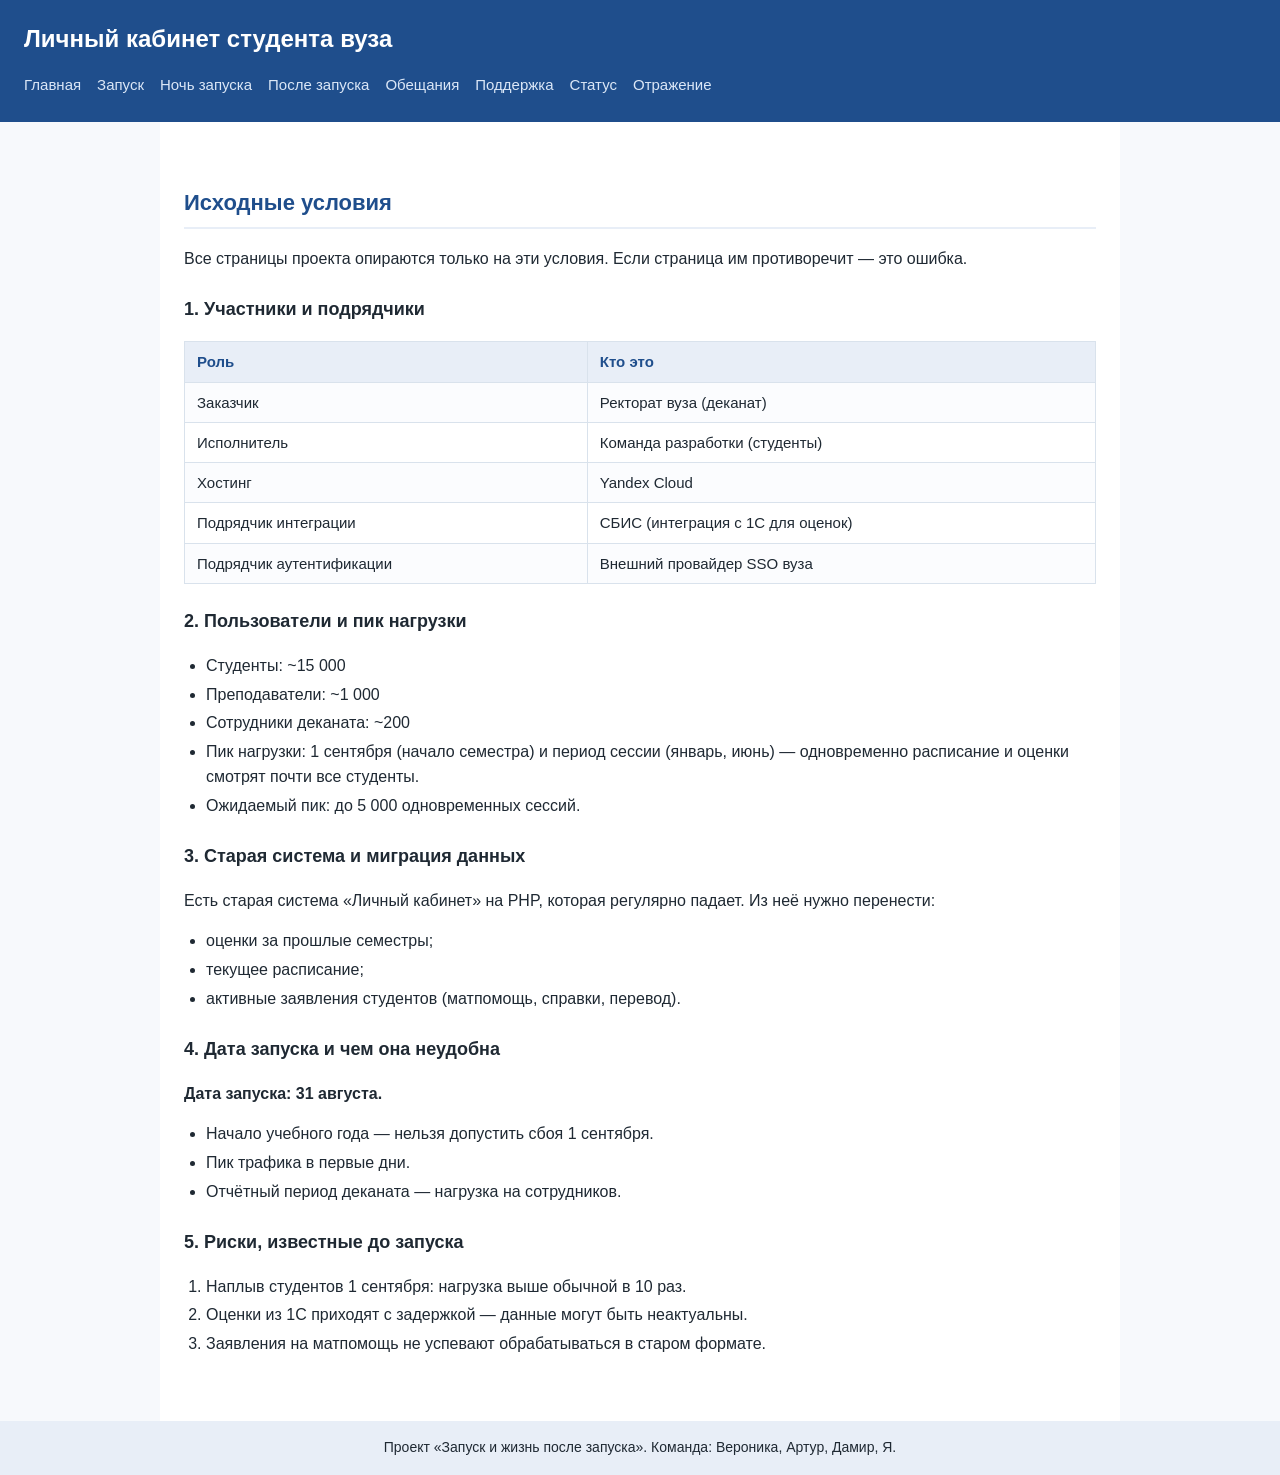
<file: index.html>
<!DOCTYPE html>
<html lang="ru">
<head>
    <meta charset="UTF-8">
    <title>Исходные условия — Личный кабинет студента</title>
    <link rel="stylesheet" href="assets/style.css">
</head>
<body>

<header class="site-header">
    <h1 class="site-title">Личный кабинет студента вуза</h1>
    <nav class="site-nav">
        <a href="index.html">Главная</a>
        <a href="zapusk.html">Запуск</a>
        <a href="noch_zapuska.html">Ночь запуска</a>
        <a href="posle_zapuska.html">После запуска</a>
        <a href="obeshaniya.html">Обещания</a>
        <a href="podderzhka.html">Поддержка</a>
        <a href="status.html">Статус</a>
        <a href="otrazhenie.html">Отражение</a>
    </nav>
</header>

<main class="site-main">

    <h2>Исходные условия</h2>
    <p>Все страницы проекта опираются только на эти условия. Если страница им противоречит — это ошибка.</p>

    <h3>1. Участники и подрядчики</h3>
    <table>
        <tr><th>Роль</th><th>Кто это</th></tr>
        <tr><td>Заказчик</td><td>Ректорат вуза (деканат)</td></tr>
        <tr><td>Исполнитель</td><td>Команда разработки (студенты)</td></tr>
        <tr><td>Хостинг</td><td>Yandex Cloud</td></tr>
        <tr><td>Подрядчик интеграции</td><td>СБИС (интеграция с 1С для оценок)</td></tr>
        <tr><td>Подрядчик аутентификации</td><td>Внешний провайдер SSO вуза</td></tr>
    </table>

    <h3>2. Пользователи и пик нагрузки</h3>
    <ul>
        <li>Студенты: ~15 000</li>
        <li>Преподаватели: ~1 000</li>
        <li>Сотрудники деканата: ~200</li>
        <li>Пик нагрузки: 1 сентября (начало семестра) и период сессии (январь, июнь) — одновременно расписание и оценки смотрят почти все студенты.</li>
        <li>Ожидаемый пик: до 5 000 одновременных сессий.</li>
    </ul>

    <h3>3. Старая система и миграция данных</h3>
    <p>Есть старая система «Личный кабинет» на PHP, которая регулярно падает. Из неё нужно перенести:</p>
    <ul>
        <li>оценки за прошлые семестры;</li>
        <li>текущее расписание;</li>
        <li>активные заявления студентов (матпомощь, справки, перевод).</li>
    </ul>

    <h3>4. Дата запуска и чем она неудобна</h3>
    <p><strong>Дата запуска: 31 августа.</strong></p>
    <ul>
        <li>Начало учебного года — нельзя допустить сбоя 1 сентября.</li>
        <li>Пик трафика в первые дни.</li>
        <li>Отчётный период деканата — нагрузка на сотрудников.</li>
    </ul>

    <h3>5. Риски, известные до запуска</h3>
    <ol>
        <li>Наплыв студентов 1 сентября: нагрузка выше обычной в 10 раз.</li>
        <li>Оценки из 1С приходят с задержкой — данные могут быть неактуальны.</li>
        <li>Заявления на матпомощь не успевают обрабатываться в старом формате.</li>
    </ol>

</main>

<footer class="site-footer">
    <p>Проект «Запуск и жизнь после запуска». Команда: Вероника, Артур, Дамир, Я.</p>
</footer>

</body>
</html>
</file>
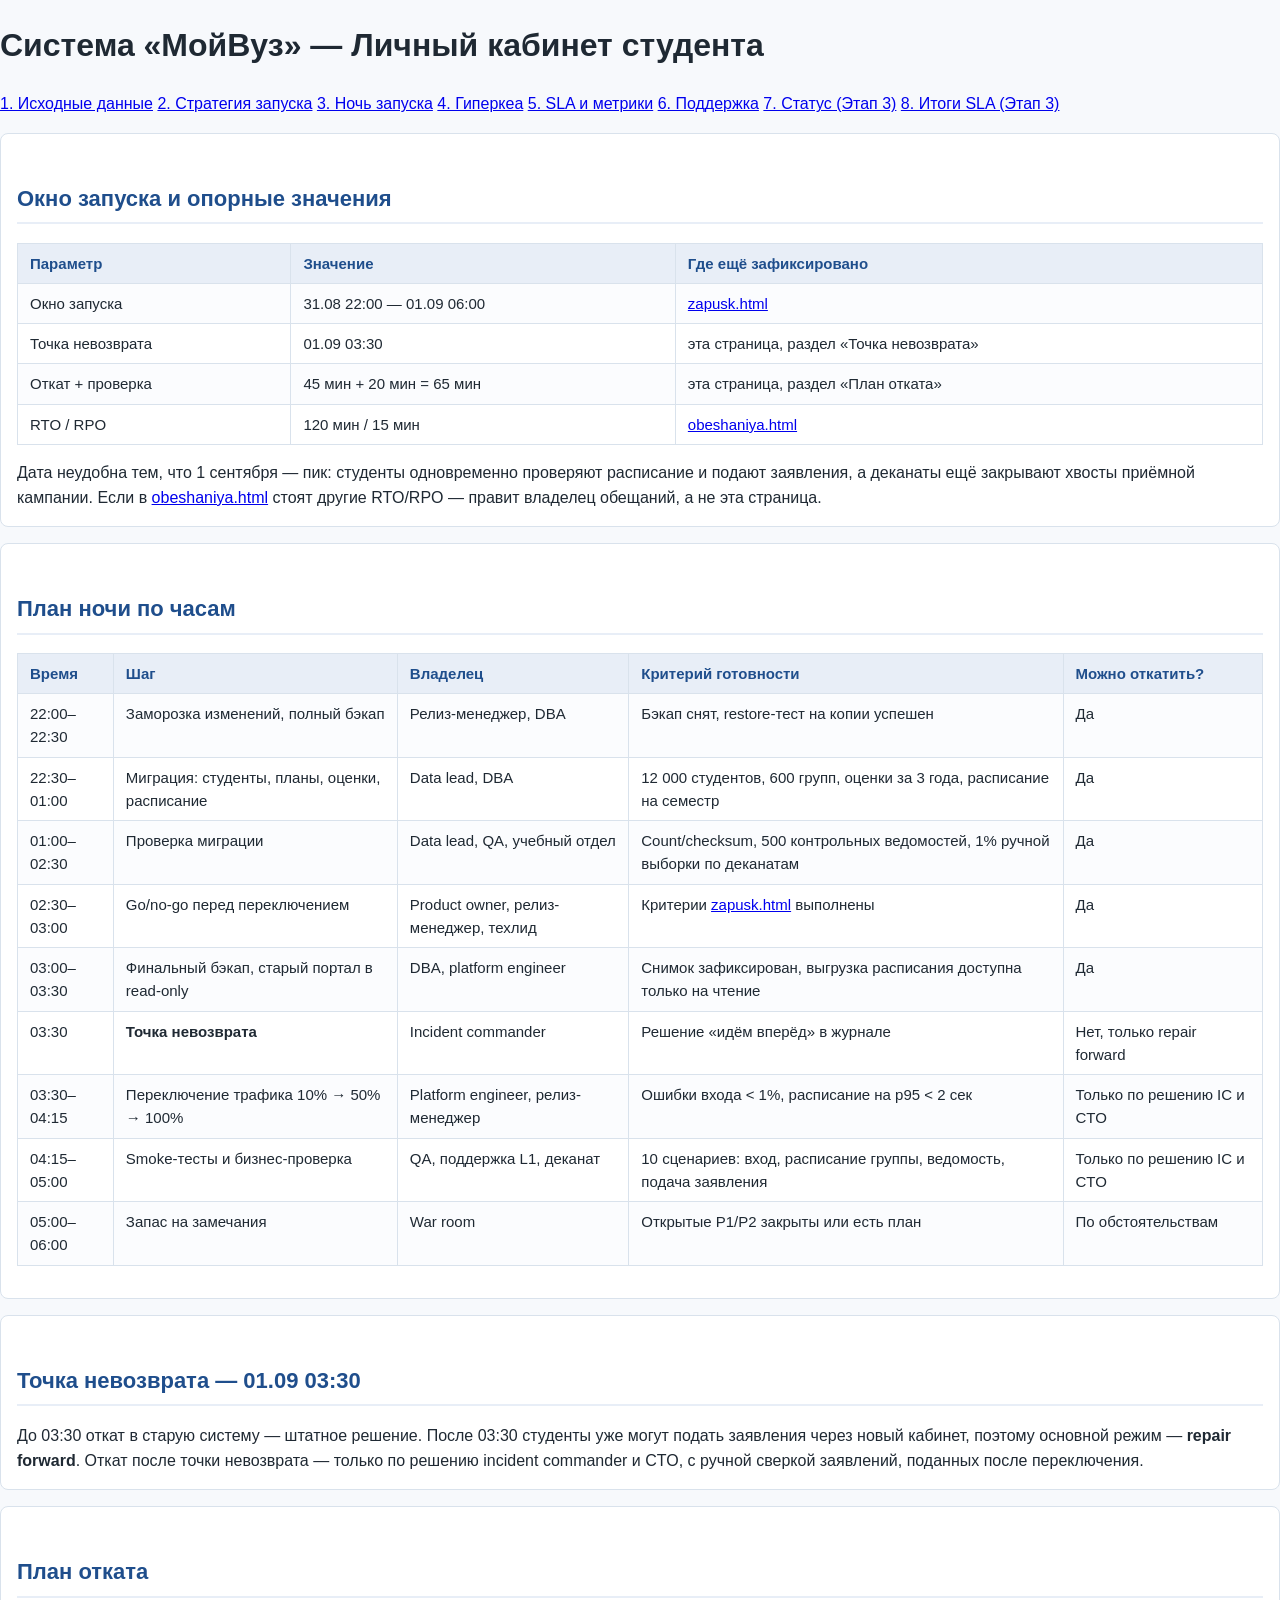
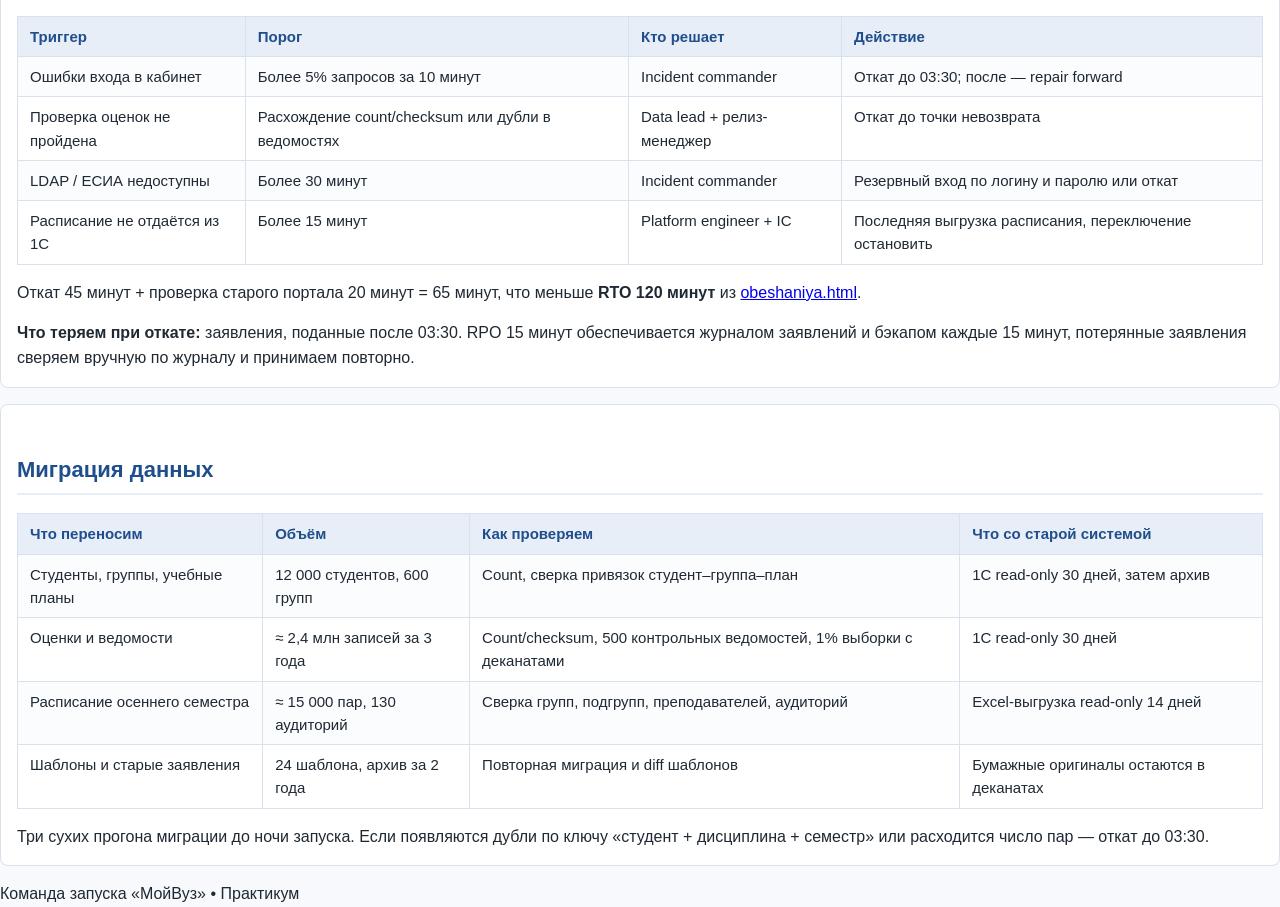
<file: noch_zapuska.html>
<!DOCTYPE html>
<html lang="ru">
<head>
  <meta charset="UTF-8">
  <title>Ночь запуска — «МойВуз»</title>
  <link rel="stylesheet" href="assets/style.css">
</head>
<body>
  <header>
    <h1>Система «МойВуз» — Личный кабинет студента</h1>
    <nav>
      <a href="index.html">1. Исходные данные</a>
      <a href="zapusk.html">2. Стратегия запуска</a>
      <a href="noch_zapuska.html">3. Ночь запуска</a>
      <a href="posle_zapuska.html">4. Гиперкеа</a>
      <a href="obeshaniya.html">5. SLA и метрики</a>
      <a href="podderzhka.html">6. Поддержка</a>
      <a href="status.html">7. Статус (Этап 3)</a>
      <a href="otrazhenie.html">8. Итоги SLA (Этап 3)</a>
    </nav>
  </header>

  <main>
    <section class="card">
      <h2>Окно запуска и опорные значения</h2>
      <table>
        <tr><th>Параметр</th><th>Значение</th><th>Где ещё зафиксировано</th></tr>
        <tr><td>Окно запуска</td><td>31.08 22:00 — 01.09 06:00</td><td><a href="zapusk.html">zapusk.html</a></td></tr>
        <tr><td>Точка невозврата</td><td>01.09 03:30</td><td>эта страница, раздел «Точка невозврата»</td></tr>
        <tr><td>Откат + проверка</td><td>45 мин + 20 мин = 65 мин</td><td>эта страница, раздел «План отката»</td></tr>
        <tr><td>RTO / RPO</td><td>120 мин / 15 мин</td><td><a href="obeshaniya.html">obeshaniya.html</a></td></tr>
      </table>
      <div class="box-warn">
        Дата неудобна тем, что 1 сентября — пик: студенты одновременно проверяют расписание
        и подают заявления, а деканаты ещё закрывают хвосты приёмной кампании.
        Если в <a href="obeshaniya.html">obeshaniya.html</a> стоят другие RTO/RPO — правит
        владелец обещаний, а не эта страница.
      </div>
    </section>

    <section class="card">
      <h2>План ночи по часам</h2>
      <table>
        <tr>
          <th>Время</th><th>Шаг</th><th>Владелец</th><th>Критерий готовности</th><th>Можно откатить?</th>
        </tr>
        <tr>
          <td>22:00–22:30</td><td>Заморозка изменений, полный бэкап</td>
          <td>Релиз-менеджер, DBA</td><td>Бэкап снят, restore-тест на копии успешен</td><td>Да</td>
        </tr>
        <tr>
          <td>22:30–01:00</td><td>Миграция: студенты, планы, оценки, расписание</td>
          <td>Data lead, DBA</td>
          <td>12 000 студентов, 600 групп, оценки за 3 года, расписание на семестр</td><td>Да</td>
        </tr>
        <tr>
          <td>01:00–02:30</td><td>Проверка миграции</td>
          <td>Data lead, QA, учебный отдел</td>
          <td>Count/checksum, 500 контрольных ведомостей, 1% ручной выборки по деканатам</td><td>Да</td>
        </tr>
        <tr>
          <td>02:30–03:00</td><td>Go/no-go перед переключением</td>
          <td>Product owner, релиз-менеджер, техлид</td>
          <td>Критерии <a href="zapusk.html">zapusk.html</a> выполнены</td><td>Да</td>
        </tr>
        <tr>
          <td>03:00–03:30</td><td>Финальный бэкап, старый портал в read-only</td>
          <td>DBA, platform engineer</td>
          <td>Снимок зафиксирован, выгрузка расписания доступна только на чтение</td><td>Да</td>
        </tr>
        <tr>
          <td>03:30</td><td><strong>Точка невозврата</strong></td>
          <td>Incident commander</td><td>Решение «идём вперёд» в журнале</td>
          <td><span class="badge badge-crit">Нет, только repair forward</span></td>
        </tr>
        <tr>
          <td>03:30–04:15</td><td>Переключение трафика 10% → 50% → 100%</td>
          <td>Platform engineer, релиз-менеджер</td>
          <td>Ошибки входа &lt; 1%, расписание на p95 &lt; 2 сек</td>
          <td><span class="badge badge-warn">Только по решению IC и CTO</span></td>
        </tr>
        <tr>
          <td>04:15–05:00</td><td>Smoke-тесты и бизнес-проверка</td>
          <td>QA, поддержка L1, деканат</td>
          <td>10 сценариев: вход, расписание группы, ведомость, подача заявления</td>
          <td><span class="badge badge-warn">Только по решению IC и CTO</span></td>
        </tr>
        <tr>
          <td>05:00–06:00</td><td>Запас на замечания</td>
          <td>War room</td><td>Открытые P1/P2 закрыты или есть план</td><td>По обстоятельствам</td>
        </tr>
      </table>
    </section>

    <section class="card">
      <h2>Точка невозврата — 01.09 03:30</h2>
      <div class="box-warn">
        До 03:30 откат в старую систему — штатное решение. После 03:30 студенты уже могут
        подать заявления через новый кабинет, поэтому основной режим — <strong>repair forward</strong>.
        Откат после точки невозврата — только по решению incident commander и CTO,
        с ручной сверкой заявлений, поданных после переключения.
      </div>
    </section>

    <section class="card">
      <h2>План отката</h2>
      <table>
        <tr><th>Триггер</th><th>Порог</th><th>Кто решает</th><th>Действие</th></tr>
        <tr>
          <td>Ошибки входа в кабинет</td><td>Более 5% запросов за 10 минут</td>
          <td>Incident commander</td><td>Откат до 03:30; после — repair forward</td>
        </tr>
        <tr>
          <td>Проверка оценок не пройдена</td><td>Расхождение count/checksum или дубли в ведомостях</td>
          <td>Data lead + релиз-менеджер</td><td>Откат до точки невозврата</td>
        </tr>
        <tr>
          <td>LDAP / ЕСИА недоступны</td><td>Более 30 минут</td>
          <td>Incident commander</td><td>Резервный вход по логину и паролю или откат</td>
        </tr>
        <tr>
          <td>Расписание не отдаётся из 1С</td><td>Более 15 минут</td>
          <td>Platform engineer + IC</td><td>Последняя выгрузка расписания, переключение остановить</td>
        </tr>
      </table>
      <p>
        Откат 45 минут + проверка старого портала 20 минут = 65 минут, что меньше
        <strong>RTO 120 минут</strong> из <a href="obeshaniya.html">obeshaniya.html</a>.
      </p>
      <div class="box-risk">
        <strong>Что теряем при откате:</strong> заявления, поданные после 03:30.
        RPO 15 минут обеспечивается журналом заявлений и бэкапом каждые 15 минут,
        потерянные заявления сверяем вручную по журналу и принимаем повторно.
      </div>
    </section>

    <section class="card">
      <h2>Миграция данных</h2>
      <table>
        <tr><th>Что переносим</th><th>Объём</th><th>Как проверяем</th><th>Что со старой системой</th></tr>
        <tr>
          <td>Студенты, группы, учебные планы</td><td>12 000 студентов, 600 групп</td>
          <td>Count, сверка привязок студент–группа–план</td><td>1С read-only 30 дней, затем архив</td>
        </tr>
        <tr>
          <td>Оценки и ведомости</td><td>≈ 2,4 млн записей за 3 года</td>
          <td>Count/checksum, 500 контрольных ведомостей, 1% выборки с деканатами</td>
          <td>1С read-only 30 дней</td>
        </tr>
        <tr>
          <td>Расписание осеннего семестра</td><td>≈ 15 000 пар, 130 аудиторий</td>
          <td>Сверка групп, подгрупп, преподавателей, аудиторий</td>
          <td>Excel-выгрузка read-only 14 дней</td>
        </tr>
        <tr>
          <td>Шаблоны и старые заявления</td><td>24 шаблона, архив за 2 года</td>
          <td>Повторная миграция и diff шаблонов</td>
          <td>Бумажные оригиналы остаются в деканатах</td>
        </tr>
      </table>
      <div class="box-solution">
        Три сухих прогона миграции до ночи запуска. Если появляются дубли по ключу
        «студент + дисциплина + семестр» или расходится число пар — откат до 03:30.
      </div>
    </section>
  </main>

  <footer>Команда запуска «МойВуз» • Практикум</footer>
</body>
</html>
</file>
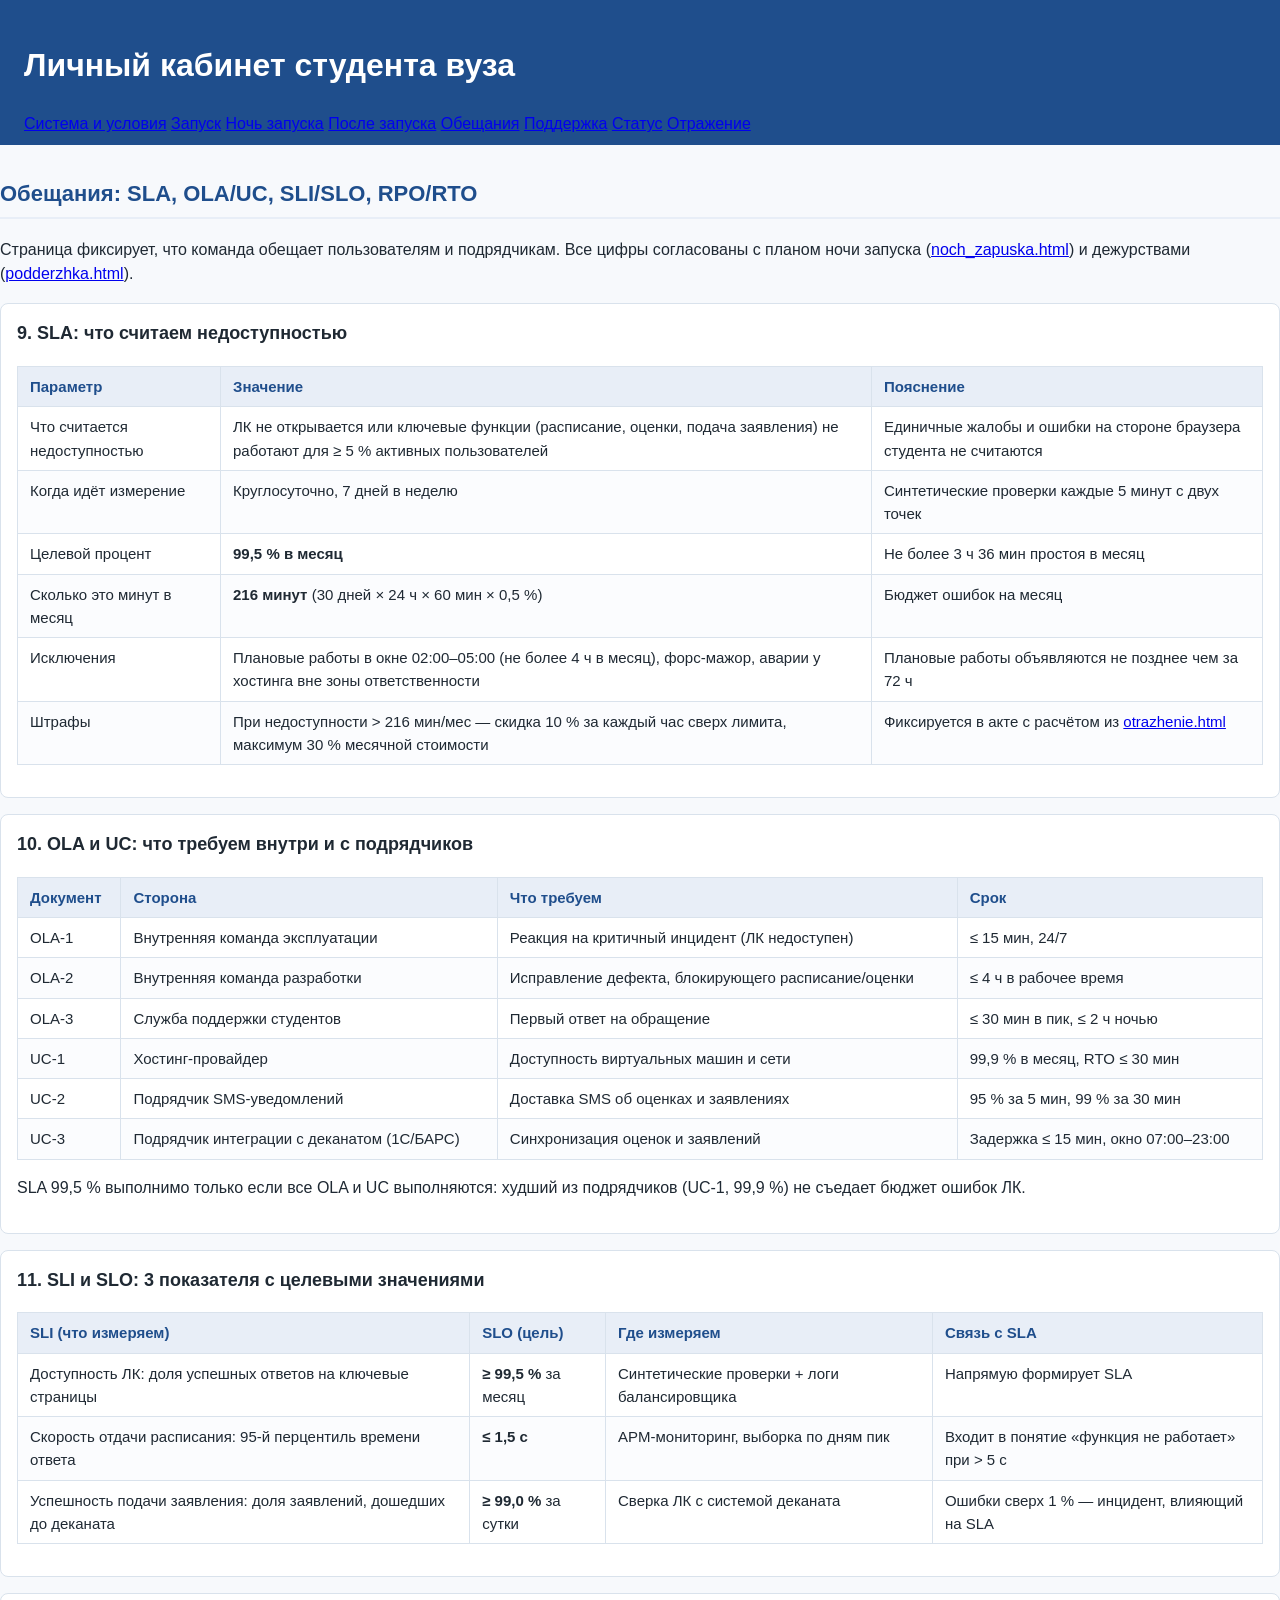
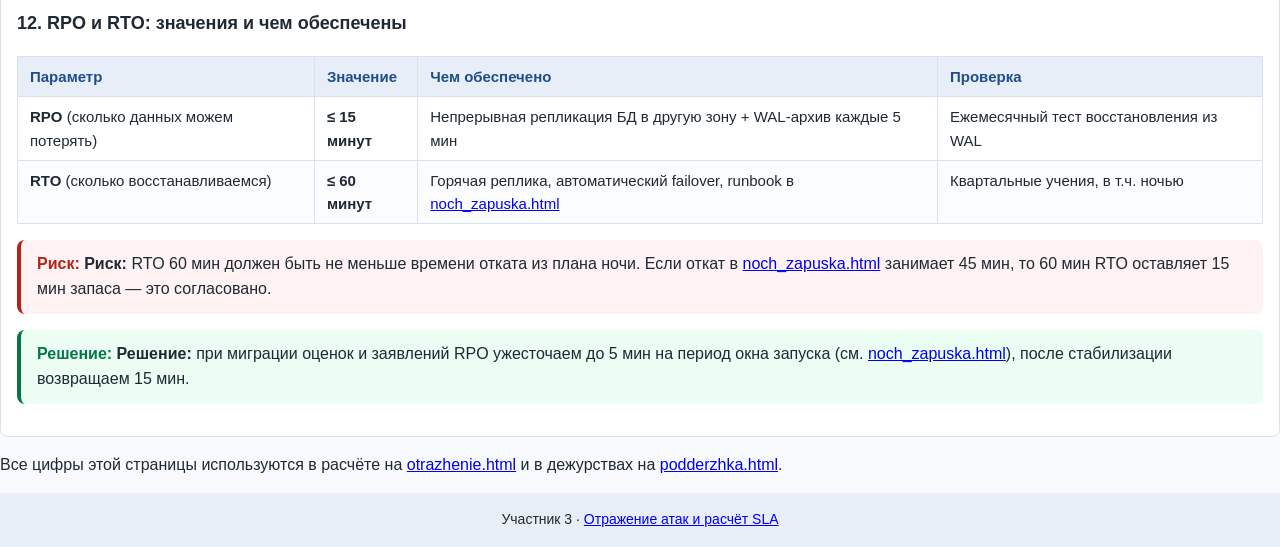
<file: obeshaniya.html>
<!DOCTYPE html>
<html lang="ru">
<head>
  <meta charset="UTF-8">
  <meta name="viewport" content="width=device-width, initial-scale=1.0">
  <title>Обещания: SLA, OLA/UC, SLI/SLO, RPO/RTO — ЛК студента</title>
  <link rel="stylesheet" href="assets/style.css">
</head>
<body>
  <header class="site-header">
    <h1>Личный кабинет студента вуза</h1>
    <nav class="main-nav">
      <a href="index.html">Система и условия</a>
      <a href="zapusk.html">Запуск</a>
      <a href="noch_zapuska.html">Ночь запуска</a>
      <a href="posle_zapuska.html">После запуска</a>
      <a href="obeshaniya.html" class="active">Обещания</a>
      <a href="podderzhka.html">Поддержка</a>
      <a href="status.html">Статус</a>
      <a href="otrazhenie.html">Отражение</a>
    </nav>
  </header>

  <main class="content">
    <h2>Обещания: SLA, OLA/UC, SLI/SLO, RPO/RTO</h2>
    <p class="lead">Страница фиксирует, что команда обещает пользователям и подрядчикам. Все цифры согласованы с планом ночи запуска (<a href="noch_zapuska.html">noch_zapuska.html</a>) и дежурствами (<a href="podderzhka.html">podderzhka.html</a>).</p>

    <!-- 9. SLA -->
    <section class="card">
      <h3>9. SLA: что считаем недоступностью</h3>
      <table class="table">
        <thead>
          <tr><th>Параметр</th><th>Значение</th><th>Пояснение</th></tr>
        </thead>
        <tbody>
          <tr>
            <td>Что считается недоступностью</td>
            <td>ЛК не открывается или ключевые функции (расписание, оценки, подача заявления) не работают для ≥ 5 % активных пользователей</td>
            <td>Единичные жалобы и ошибки на стороне браузера студента не считаются</td>
          </tr>
          <tr>
            <td>Когда идёт измерение</td>
            <td>Круглосуточно, 7 дней в неделю</td>
            <td>Синтетические проверки каждые 5 минут с двух точек</td>
          </tr>
          <tr>
            <td>Целевой процент</td>
            <td><strong>99,5 % в месяц</strong></td>
            <td>Не более 3 ч 36 мин простоя в месяц</td>
          </tr>
          <tr>
            <td>Сколько это минут в месяц</td>
            <td><strong>216 минут</strong> (30 дней × 24 ч × 60 мин × 0,5 %)</td>
            <td>Бюджет ошибок на месяц</td>
          </tr>
          <tr>
            <td>Исключения</td>
            <td>Плановые работы в окне 02:00–05:00 (не более 4 ч в месяц), форс-мажор, аварии у хостинга вне зоны ответственности</td>
            <td>Плановые работы объявляются не позднее чем за 72 ч</td>
          </tr>
          <tr>
            <td>Штрафы</td>
            <td>При недоступности &gt; 216 мин/мес — скидка 10 % за каждый час сверх лимита, максимум 30 % месячной стоимости</td>
            <td>Фиксируется в акте с расчётом из <a href="otrazhenie.html">otrazhenie.html</a></td>
          </tr>
        </tbody>
      </table>
    </section>

    <!-- 10. OLA и UC -->
    <section class="card">
      <h3>10. OLA и UC: что требуем внутри и с подрядчиков</h3>
      <table class="table">
        <thead>
          <tr><th>Документ</th><th>Сторона</th><th>Что требуем</th><th>Срок</th></tr>
        </thead>
        <tbody>
          <tr>
            <td>OLA-1</td>
            <td>Внутренняя команда эксплуатации</td>
            <td>Реакция на критичный инцидент (ЛК недоступен)</td>
            <td>≤ 15 мин, 24/7</td>
          </tr>
          <tr>
            <td>OLA-2</td>
            <td>Внутренняя команда разработки</td>
            <td>Исправление дефекта, блокирующего расписание/оценки</td>
            <td>≤ 4 ч в рабочее время</td>
          </tr>
          <tr>
            <td>OLA-3</td>
            <td>Служба поддержки студентов</td>
            <td>Первый ответ на обращение</td>
            <td>≤ 30 мин в пик, ≤ 2 ч ночью</td>
          </tr>
          <tr>
            <td>UC-1</td>
            <td>Хостинг-провайдер</td>
            <td>Доступность виртуальных машин и сети</td>
            <td>99,9 % в месяц, RTO ≤ 30 мин</td>
          </tr>
          <tr>
            <td>UC-2</td>
            <td>Подрядчик SMS-уведомлений</td>
            <td>Доставка SMS об оценках и заявлениях</td>
            <td>95 % за 5 мин, 99 % за 30 мин</td>
          </tr>
          <tr>
            <td>UC-3</td>
            <td>Подрядчик интеграции с деканатом (1С/БАРС)</td>
            <td>Синхронизация оценок и заявлений</td>
            <td>Задержка ≤ 15 мин, окно 07:00–23:00</td>
          </tr>
        </tbody>
      </table>
      <p class="note">SLA 99,5 % выполнимо только если все OLA и UC выполняются: худший из подрядчиков (UC-1, 99,9 %) не съедает бюджет ошибок ЛК.</p>
    </section>

    <!-- 11. SLI и SLO -->
    <section class="card">
      <h3>11. SLI и SLO: 3 показателя с целевыми значениями</h3>
      <table class="table">
        <thead>
          <tr><th>SLI (что измеряем)</th><th>SLO (цель)</th><th>Где измеряем</th><th>Связь с SLA</th></tr>
        </thead>
        <tbody>
          <tr>
            <td>Доступность ЛК: доля успешных ответов на ключевые страницы</td>
            <td><strong>≥ 99,5 %</strong> за месяц</td>
            <td>Синтетические проверки + логи балансировщика</td>
            <td>Напрямую формирует SLA</td>
          </tr>
          <tr>
            <td>Скорость отдачи расписания: 95-й перцентиль времени ответа</td>
            <td><strong>≤ 1,5 с</strong></td>
            <td>APM-мониторинг, выборка по дням пик</td>
            <td>Входит в понятие «функция не работает» при &gt; 5 с</td>
          </tr>
          <tr>
            <td>Успешность подачи заявления: доля заявлений, дошедших до деканата</td>
            <td><strong>≥ 99,0 %</strong> за сутки</td>
            <td>Сверка ЛК с системой деканата</td>
            <td>Ошибки сверх 1 % — инцидент, влияющий на SLA</td>
          </tr>
        </tbody>
      </table>
    </section>

    <!-- 12. RPO и RTO -->
    <section class="card">
      <h3>12. RPO и RTO: значения и чем обеспечены</h3>
      <table class="table">
        <thead>
          <tr><th>Параметр</th><th>Значение</th><th>Чем обеспечено</th><th>Проверка</th></tr>
        </thead>
        <tbody>
          <tr>
            <td><strong>RPO</strong> (сколько данных можем потерять)</td>
            <td><strong>≤ 15 минут</strong></td>
            <td>Непрерывная репликация БД в другую зону + WAL-архив каждые 5 мин</td>
            <td>Ежемесячный тест восстановления из WAL</td>
          </tr>
          <tr>
            <td><strong>RTO</strong> (сколько восстанавливаемся)</td>
            <td><strong>≤ 60 минут</strong></td>
            <td>Горячая реплика, автоматический failover, runbook в <a href="noch_zapuska.html">noch_zapuska.html</a></td>
            <td>Квартальные учения, в т.ч. ночью</td>
          </tr>
        </tbody>
      </table>
      <div class="risk">
        <strong>Риск:</strong> RTO 60 мин должен быть не меньше времени отката из плана ночи. Если откат в <a href="noch_zapuska.html">noch_zapuska.html</a> занимает 45 мин, то 60 мин RTO оставляет 15 мин запаса — это согласовано.
      </div>
      <div class="solution">
        <strong>Решение:</strong> при миграции оценок и заявлений RPO ужесточаем до 5 мин на период окна запуска (см. <a href="noch_zapuska.html">noch_zapuska.html</a>), после стабилизации возвращаем 15 мин.
      </div>
    </section>

    <p class="note">Все цифры этой страницы используются в расчёте на <a href="otrazhenie.html">otrazhenie.html</a> и в дежурствах на <a href="podderzhka.html">podderzhka.html</a>.</p>
  </main>

  <footer class="site-footer">
    <p>Участник 3 · <a href="otrazhenie.html">Отражение атак и расчёт SLA</a></p>
  </footer>
</body>
</html>
</file>
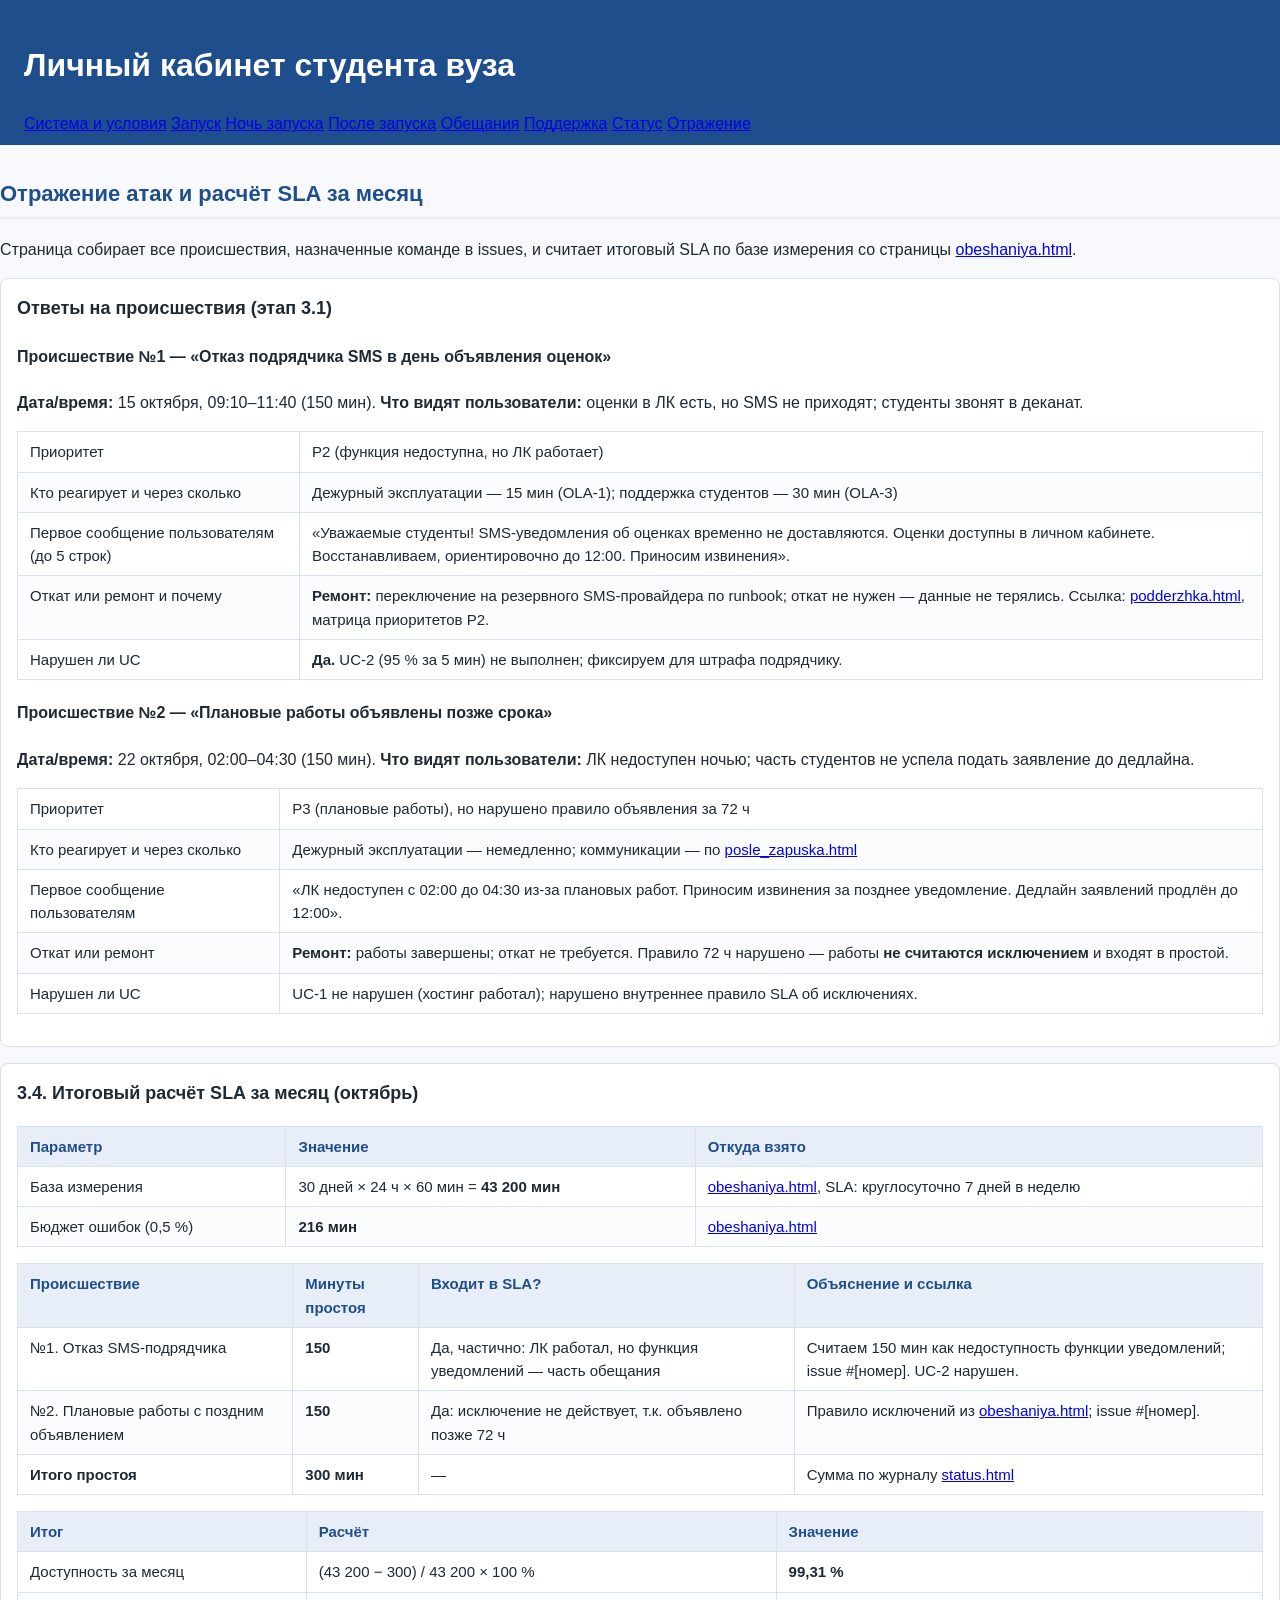
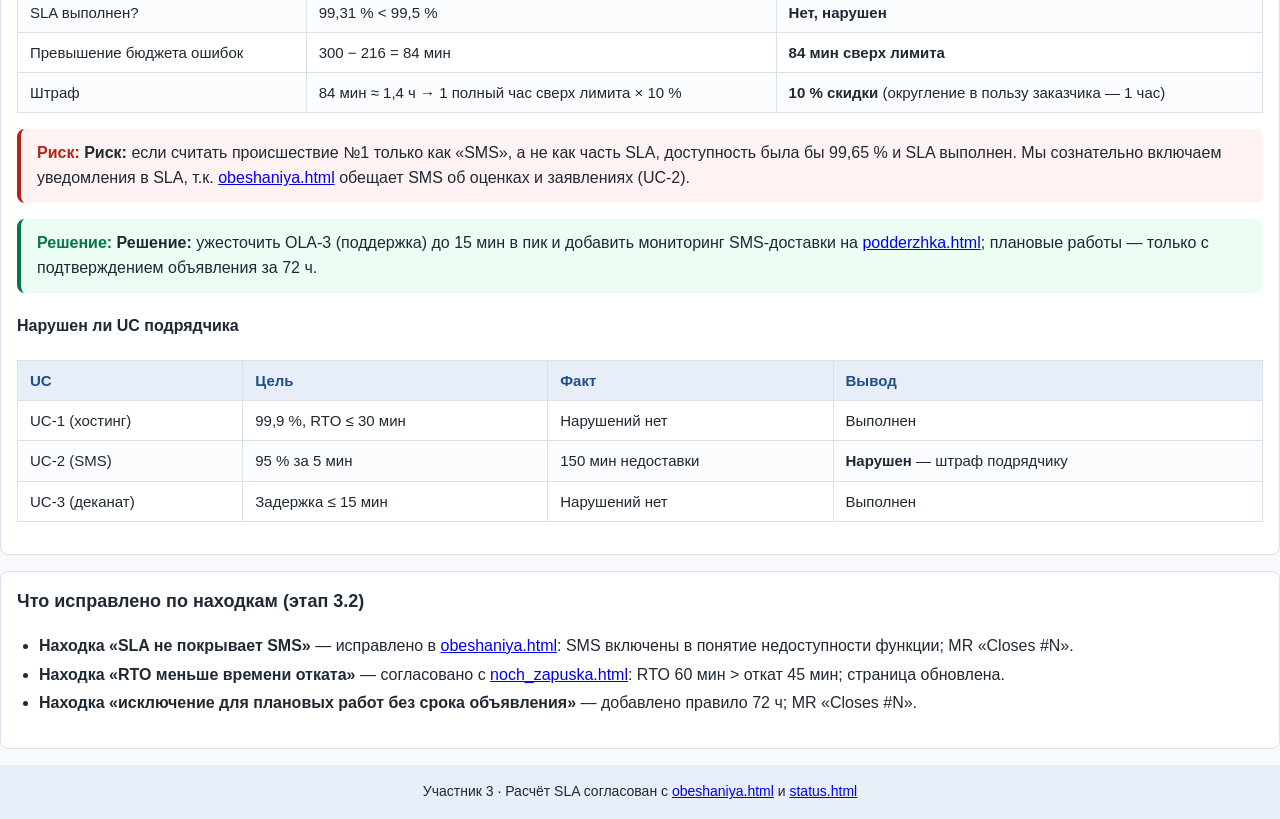
<file: otrazhenie.html>
<!DOCTYPE html>
<html lang="ru">
<head>
  <meta charset="UTF-8">
  <meta name="viewport" content="width=device-width, initial-scale=1.0">
  <title>Отражение атак и расчёт SLA за месяц — ЛК студента</title>
  <link rel="stylesheet" href="assets/style.css">
</head>
<body>
  <header class="site-header">
    <h1>Личный кабинет студента вуза</h1>
    <nav class="main-nav">
      <a href="index.html">Система и условия</a>
      <a href="zapusk.html">Запуск</a>
      <a href="noch_zapuska.html">Ночь запуска</a>
      <a href="posle_zapuska.html">После запуска</a>
      <a href="obeshaniya.html">Обещания</a>
      <a href="podderzhka.html">Поддержка</a>
      <a href="status.html">Статус</a>
      <a href="otrazhenie.html" class="active">Отражение</a>
    </nav>
  </header>

  <main class="content">
    <h2>Отражение атак и расчёт SLA за месяц</h2>
    <p class="lead">Страница собирает все происшествия, назначенные команде в issues, и считает итоговый SLA по базе измерения со страницы <a href="obeshaniya.html">obeshaniya.html</a>.</p>

    <!-- 3.1 Ответы на происшествия -->
    <section class="card">
      <h3>Ответы на происшествия (этап 3.1)</h3>

      <article class="incident">
        <h4>Происшествие №1 — «Отказ подрядчика SMS в день объявления оценок»</h4>
        <p><strong>Дата/время:</strong> 15 октября, 09:10–11:40 (150 мин). <strong>Что видят пользователи:</strong> оценки в ЛК есть, но SMS не приходят; студенты звонят в деканат.</p>
        <table class="table">
          <tbody>
            <tr><td>Приоритет</td><td>P2 (функция недоступна, но ЛК работает)</td></tr>
            <tr><td>Кто реагирует и через сколько</td><td>Дежурный эксплуатации — 15 мин (OLA-1); поддержка студентов — 30 мин (OLA-3)</td></tr>
            <tr><td>Первое сообщение пользователям (до 5 строк)</td><td>«Уважаемые студенты! SMS-уведомления об оценках временно не доставляются. Оценки доступны в личном кабинете. Восстанавливаем, ориентировочно до 12:00. Приносим извинения».</td></tr>
            <tr><td>Откат или ремонт и почему</td><td><strong>Ремонт:</strong> переключение на резервного SMS-провайдера по runbook; откат не нужен — данные не терялись. Ссылка: <a href="podderzhka.html">podderzhka.html</a>, матрица приоритетов P2.</td></tr>
            <tr><td>Нарушен ли UC</td><td><strong>Да.</strong> UC-2 (95 % за 5 мин) не выполнен; фиксируем для штрафа подрядчику.</td></tr>
          </tbody>
        </table>
      </article>

      <article class="incident">
        <h4>Происшествие №2 — «Плановые работы объявлены позже срока»</h4>
        <p><strong>Дата/время:</strong> 22 октября, 02:00–04:30 (150 мин). <strong>Что видят пользователи:</strong> ЛК недоступен ночью; часть студентов не успела подать заявление до дедлайна.</p>
        <table class="table">
          <tbody>
            <tr><td>Приоритет</td><td>P3 (плановые работы), но нарушено правило объявления за 72 ч</td></tr>
            <tr><td>Кто реагирует и через сколько</td><td>Дежурный эксплуатации — немедленно; коммуникации — по <a href="posle_zapuska.html">posle_zapuska.html</a></td></tr>
            <tr><td>Первое сообщение пользователям</td><td>«ЛК недоступен с 02:00 до 04:30 из-за плановых работ. Приносим извинения за позднее уведомление. Дедлайн заявлений продлён до 12:00».</td></tr>
            <tr><td>Откат или ремонт</td><td><strong>Ремонт:</strong> работы завершены; откат не требуется. Правило 72 ч нарушено — работы <strong>не считаются исключением</strong> и входят в простой.</td></tr>
            <tr><td>Нарушен ли UC</td><td>UC-1 не нарушен (хостинг работал); нарушено внутреннее правило SLA об исключениях.</td></tr>
          </tbody>
        </table>
      </article>
    </section>

    <!-- 3.4 Расчёт SLA -->
    <section class="card">
      <h3>3.4. Итоговый расчёт SLA за месяц (октябрь)</h3>
      <table class="table">
        <thead>
          <tr><th>Параметр</th><th>Значение</th><th>Откуда взято</th></tr>
        </thead>
        <tbody>
          <tr>
            <td>База измерения</td>
            <td>30 дней × 24 ч × 60 мин = <strong>43 200 мин</strong></td>
            <td><a href="obeshaniya.html">obeshaniya.html</a>, SLA: круглосуточно 7 дней в неделю</td>
          </tr>
          <tr>
            <td>Бюджет ошибок (0,5 %)</td>
            <td><strong>216 мин</strong></td>
            <td><a href="obeshaniya.html">obeshaniya.html</a></td>
          </tr>
        </tbody>
      </table>

      <table class="table">
        <thead>
          <tr><th>Происшествие</th><th>Минуты простоя</th><th>Входит в SLA?</th><th>Объяснение и ссылка</th></tr>
        </thead>
        <tbody>
          <tr>
            <td>№1. Отказ SMS-подрядчика</td>
            <td><strong>150</strong></td>
            <td>Да, частично: ЛК работал, но функция уведомлений — часть обещания</td>
            <td>Считаем 150 мин как недоступность функции уведомлений; issue #[номер]. UC-2 нарушен.</td>
          </tr>
          <tr>
            <td>№2. Плановые работы с поздним объявлением</td>
            <td><strong>150</strong></td>
            <td>Да: исключение не действует, т.к. объявлено позже 72 ч</td>
            <td>Правило исключений из <a href="obeshaniya.html">obeshaniya.html</a>; issue #[номер].</td>
          </tr>
          <tr>
            <td><strong>Итого простоя</strong></td>
            <td><strong>300 мин</strong></td>
            <td>—</td>
            <td>Сумма по журналу <a href="status.html">status.html</a></td>
          </tr>
        </tbody>
      </table>

      <table class="table">
        <thead>
          <tr><th>Итог</th><th>Расчёт</th><th>Значение</th></tr>
        </thead>
        <tbody>
          <tr>
            <td>Доступность за месяц</td>
            <td>(43 200 − 300) / 43 200 × 100 %</td>
            <td><strong>99,31 %</strong></td>
          </tr>
          <tr>
            <td>SLA выполнен?</td>
            <td>99,31 % &lt; 99,5 %</td>
            <td><strong>Нет, нарушен</strong></td>
          </tr>
          <tr>
            <td>Превышение бюджета ошибок</td>
            <td>300 − 216 = 84 мин</td>
            <td><strong>84 мин сверх лимита</strong></td>
          </tr>
          <tr>
            <td>Штраф</td>
            <td>84 мин ≈ 1,4 ч → 1 полный час сверх лимита × 10 %</td>
            <td><strong>10 % скидки</strong> (округление в пользу заказчика — 1 час)</td>
          </tr>
        </tbody>
      </table>

      <div class="risk">
        <strong>Риск:</strong> если считать происшествие №1 только как «SMS», а не как часть SLA, доступность была бы 99,65 % и SLA выполнен. Мы сознательно включаем уведомления в SLA, т.к. <a href="obeshaniya.html">obeshaniya.html</a> обещает SMS об оценках и заявлениях (UC-2).
      </div>
      <div class="solution">
        <strong>Решение:</strong> ужесточить OLA-3 (поддержка) до 15 мин в пик и добавить мониторинг SMS-доставки на <a href="podderzhka.html">podderzhka.html</a>; плановые работы — только с подтверждением объявления за 72 ч.
      </div>

      <h4>Нарушен ли UC подрядчика</h4>
      <table class="table">
        <thead>
          <tr><th>UC</th><th>Цель</th><th>Факт</th><th>Вывод</th></tr>
        </thead>
        <tbody>
          <tr><td>UC-1 (хостинг)</td><td>99,9 %, RTO ≤ 30 мин</td><td>Нарушений нет</td><td>Выполнен</td></tr>
          <tr><td>UC-2 (SMS)</td><td>95 % за 5 мин</td><td>150 мин недоставки</td><td><strong>Нарушен</strong> — штраф подрядчику</td></tr>
          <tr><td>UC-3 (деканат)</td><td>Задержка ≤ 15 мин</td><td>Нарушений нет</td><td>Выполнен</td></tr>
        </tbody>
      </table>
    </section>

    <!-- Сводка по находкам -->
    <section class="card">
      <h3>Что исправлено по находкам (этап 3.2)</h3>
      <ul class="list">
        <li><strong>Находка «SLA не покрывает SMS»</strong> — исправлено в <a href="obeshaniya.html">obeshaniya.html</a>: SMS включены в понятие недоступности функции; MR «Closes #N».</li>
        <li><strong>Находка «RTO меньше времени отката»</strong> — согласовано с <a href="noch_zapuska.html">noch_zapuska.html</a>: RTO 60 мин &gt; откат 45 мин; страница обновлена.</li>
        <li><strong>Находка «исключение для плановых работ без срока объявления»</strong> — добавлено правило 72 ч; MR «Closes #N».</li>
      </ul>
    </section>
  </main>

  <footer class="site-footer">
    <p>Участник 3 · Расчёт SLA согласован с <a href="obeshaniya.html">obeshaniya.html</a> и <a href="status.html">status.html</a></p>
  </footer>
</body>
</html>
</file>
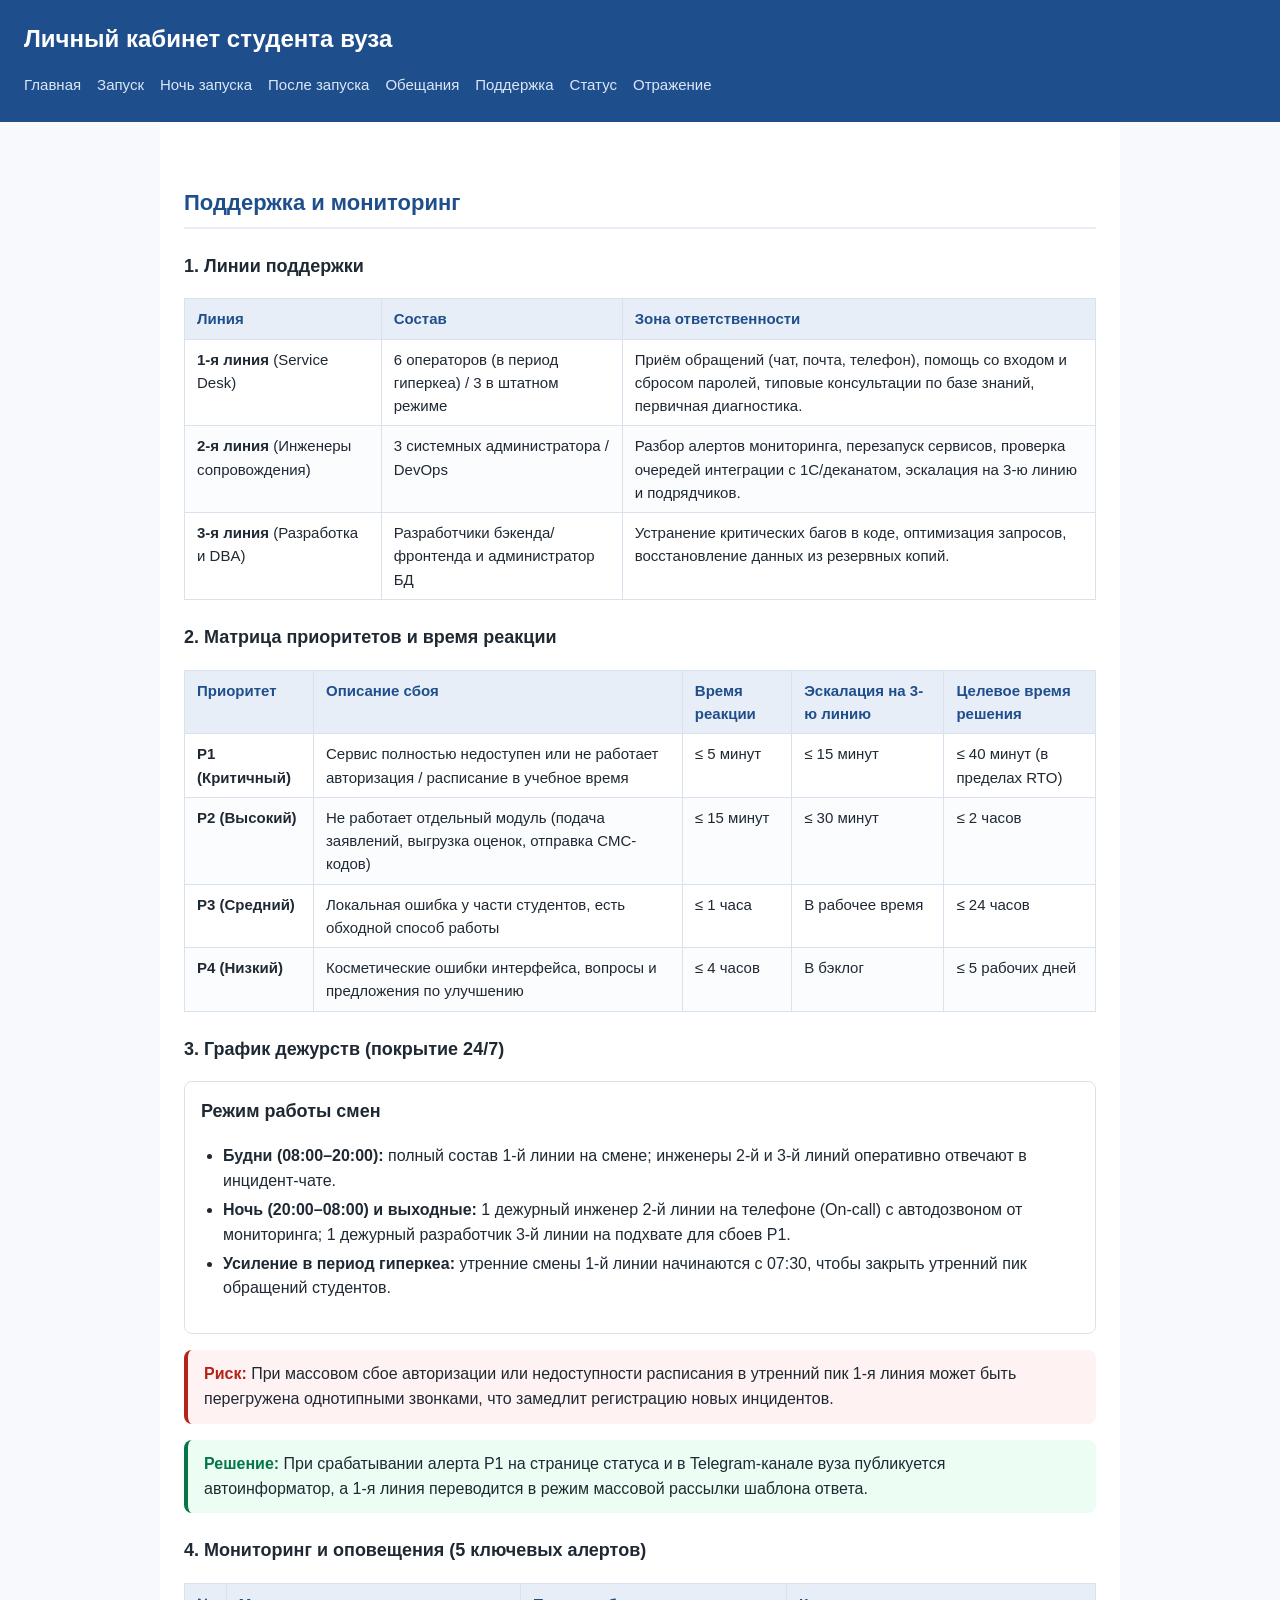
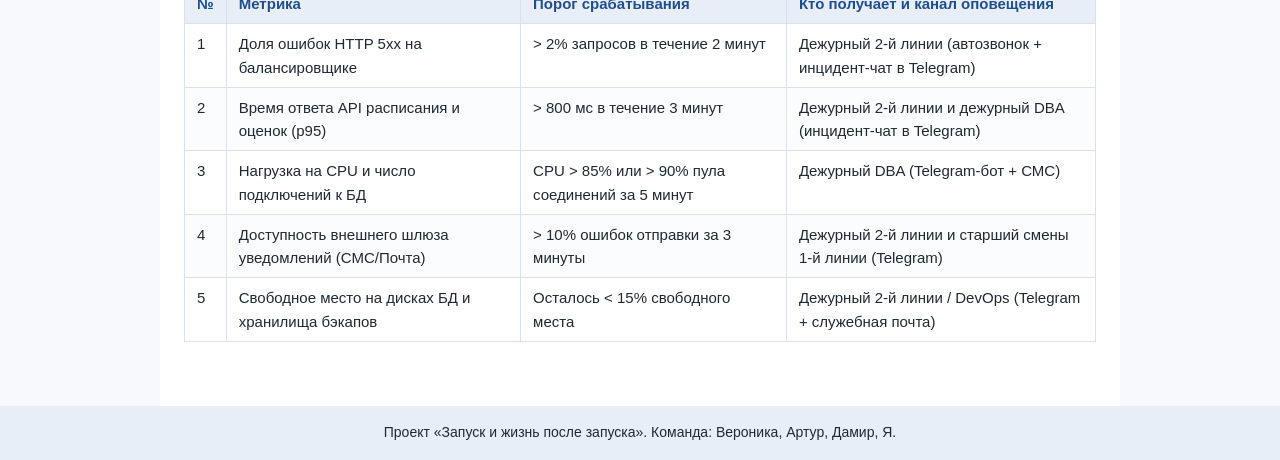
<file: podderzhka.html>
<!DOCTYPE html>
<html lang="ru">
<head>
    <meta charset="UTF-8">
    <meta name="viewport" content="width=device-width, initial-scale=1.0">
    <title>Поддержка и мониторинг — Личный кабинет студента</title>
    <link rel="stylesheet" href="assets/style.css">
</head>
<body>
    <header class="site-header">
        <h1 class="site-title">Личный кабинет студента вуза</h1>
        <nav class="site-nav">
            <a href="index.html">Главная</a>
            <a href="zapusk.html">Запуск</a>
            <a href="noch_zapuska.html">Ночь запуска</a>
            <a href="posle_zapuska.html">После запуска</a>
            <a href="obeshaniya.html">Обещания</a>
            <a href="podderzhka.html">Поддержка</a>
            <a href="status.html">Статус</a>
            <a href="otrazhenie.html">Отражение</a>
        </nav>
    </header>

    <main class="site-main">
        <h2>Поддержка и мониторинг</h2>

        <h3>1. Линии поддержки</h3>
        <table>
            <thead>
                <tr>
                    <th>Линия</th>
                    <th>Состав</th>
                    <th>Зона ответственности</th>
                </tr>
            </thead>
            <tbody>
                <tr>
                    <td><strong>1-я линия</strong> (Service Desk)</td>
                    <td>6 операторов (в период гиперкеа) / 3 в штатном режиме</td>
                    <td>Приём обращений (чат, почта, телефон), помощь со входом и сбросом паролей, типовые консультации по базе знаний, первичная диагностика.</td>
                </tr>
                <tr>
                    <td><strong>2-я линия</strong> (Инженеры сопровождения)</td>
                    <td>3 системных администратора / DevOps</td>
                    <td>Разбор алертов мониторинга, перезапуск сервисов, проверка очередей интеграции с 1С/деканатом, эскалация на 3-ю линию и подрядчиков.</td>
                </tr>
                <tr>
                    <td><strong>3-я линия</strong> (Разработка и DBA)</td>
                    <td>Разработчики бэкенда/фронтенда и администратор БД</td>
                    <td>Устранение критических багов в коде, оптимизация запросов, восстановление данных из резервных копий.</td>
                </tr>
            </tbody>
        </table>

        <h3>2. Матрица приоритетов и время реакции</h3>
        <table>
            <thead>
                <tr>
                    <th>Приоритет</th>
                    <th>Описание сбоя</th>
                    <th>Время реакции</th>
                    <th>Эскалация на 3-ю линию</th>
                    <th>Целевое время решения</th>
                </tr>
            </thead>
            <tbody>
                <tr>
                    <td><strong>P1 (Критичный)</strong></td>
                    <td>Сервис полностью недоступен или не работает авторизация / расписание в учебное время</td>
                    <td>&le; 5 минут</td>
                    <td>&le; 15 минут</td>
                    <td>&le; 40 минут (в пределах RTO)</td>
                </tr>
                <tr>
                    <td><strong>P2 (Высокий)</strong></td>
                    <td>Не работает отдельный модуль (подача заявлений, выгрузка оценок, отправка СМС-кодов)</td>
                    <td>&le; 15 минут</td>
                    <td>&le; 30 минут</td>
                    <td>&le; 2 часов</td>
                </tr>
                <tr>
                    <td><strong>P3 (Средний)</strong></td>
                    <td>Локальная ошибка у части студентов, есть обходной способ работы</td>
                    <td>&le; 1 часа</td>
                    <td>В рабочее время</td>
                    <td>&le; 24 часов</td>
                </tr>
                <tr>
                    <td><strong>P4 (Низкий)</strong></td>
                    <td>Косметические ошибки интерфейса, вопросы и предложения по улучшению</td>
                    <td>&le; 4 часов</td>
                    <td>В бэклог</td>
                    <td>&le; 5 рабочих дней</td>
                </tr>
            </tbody>
        </table>

        <h3>3. График дежурств (покрытие 24/7)</h3>
        <div class="card">
            <h3>Режим работы смен</h3>
            <ul>
                <li><strong>Будни (08:00–20:00):</strong> полный состав 1-й линии на смене; инженеры 2-й и 3-й линий оперативно отвечают в инцидент-чате.</li>
                <li><strong>Ночь (20:00–08:00) и выходные:</strong> 1 дежурный инженер 2-й линии на телефоне (On-call) с автодозвоном от мониторинга; 1 дежурный разработчик 3-й линии на подхвате для сбоев P1.</li>
                <li><strong>Усиление в период гиперкеа:</strong> утренние смены 1-й линии начинаются с 07:30, чтобы закрыть утренний пик обращений студентов.</li>
            </ul>
        </div>

        <div class="risk">
            При массовом сбое авторизации или недоступности расписания в утренний пик 1-я линия может быть перегружена однотипными звонками, что замедлит регистрацию новых инцидентов.
        </div>
        <div class="solution">
            При срабатывании алерта P1 на странице статуса и в Telegram-канале вуза публикуется автоинформатор, а 1-я линия переводится в режим массовой рассылки шаблона ответа.
        </div>

        <h3>4. Мониторинг и оповещения (5 ключевых алертов)</h3>
        <table>
            <thead>
                <tr>
                    <th>№</th>
                    <th>Метрика</th>
                    <th>Порог срабатывания</th>
                    <th>Кто получает и канал оповещения</th>
                </tr>
            </thead>
            <tbody>
                <tr>
                    <td>1</td>
                    <td>Доля ошибок HTTP 5xx на балансировщике</td>
                    <td>&gt; 2% запросов в течение 2 минут</td>
                    <td>Дежурный 2-й линии (автозвонок + инцидент-чат в Telegram)</td>
                </tr>
                <tr>
                    <td>2</td>
                    <td>Время ответа API расписания и оценок (p95)</td>
                    <td>&gt; 800 мс в течение 3 минут</td>
                    <td>Дежурный 2-й линии и дежурный DBA (инцидент-чат в Telegram)</td>
                </tr>
                <tr>
                    <td>3</td>
                    <td>Нагрузка на CPU и число подключений к БД</td>
                    <td>CPU &gt; 85% или &gt; 90% пула соединений за 5 минут</td>
                    <td>Дежурный DBA (Telegram-бот + СМС)</td>
                </tr>
                <tr>
                    <td>4</td>
                    <td>Доступность внешнего шлюза уведомлений (СМС/Почта)</td>
                    <td>&gt; 10% ошибок отправки за 3 минуты</td>
                    <td>Дежурный 2-й линии и старший смены 1-й линии (Telegram)</td>
                </tr>
                <tr>
                    <td>5</td>
                    <td>Свободное место на дисках БД и хранилища бэкапов</td>
                    <td>Осталось &lt; 15% свободного места</td>
                    <td>Дежурный 2-й линии / DevOps (Telegram + служебная почта)</td>
                </tr>
            </tbody>
        </table>
    </main>

    <footer class="site-footer">
        <p>Проект «Запуск и жизнь после запуска». Команда: Вероника, Артур, Дамир, Я.</p>
    </footer>
</body>
</html>
</file>
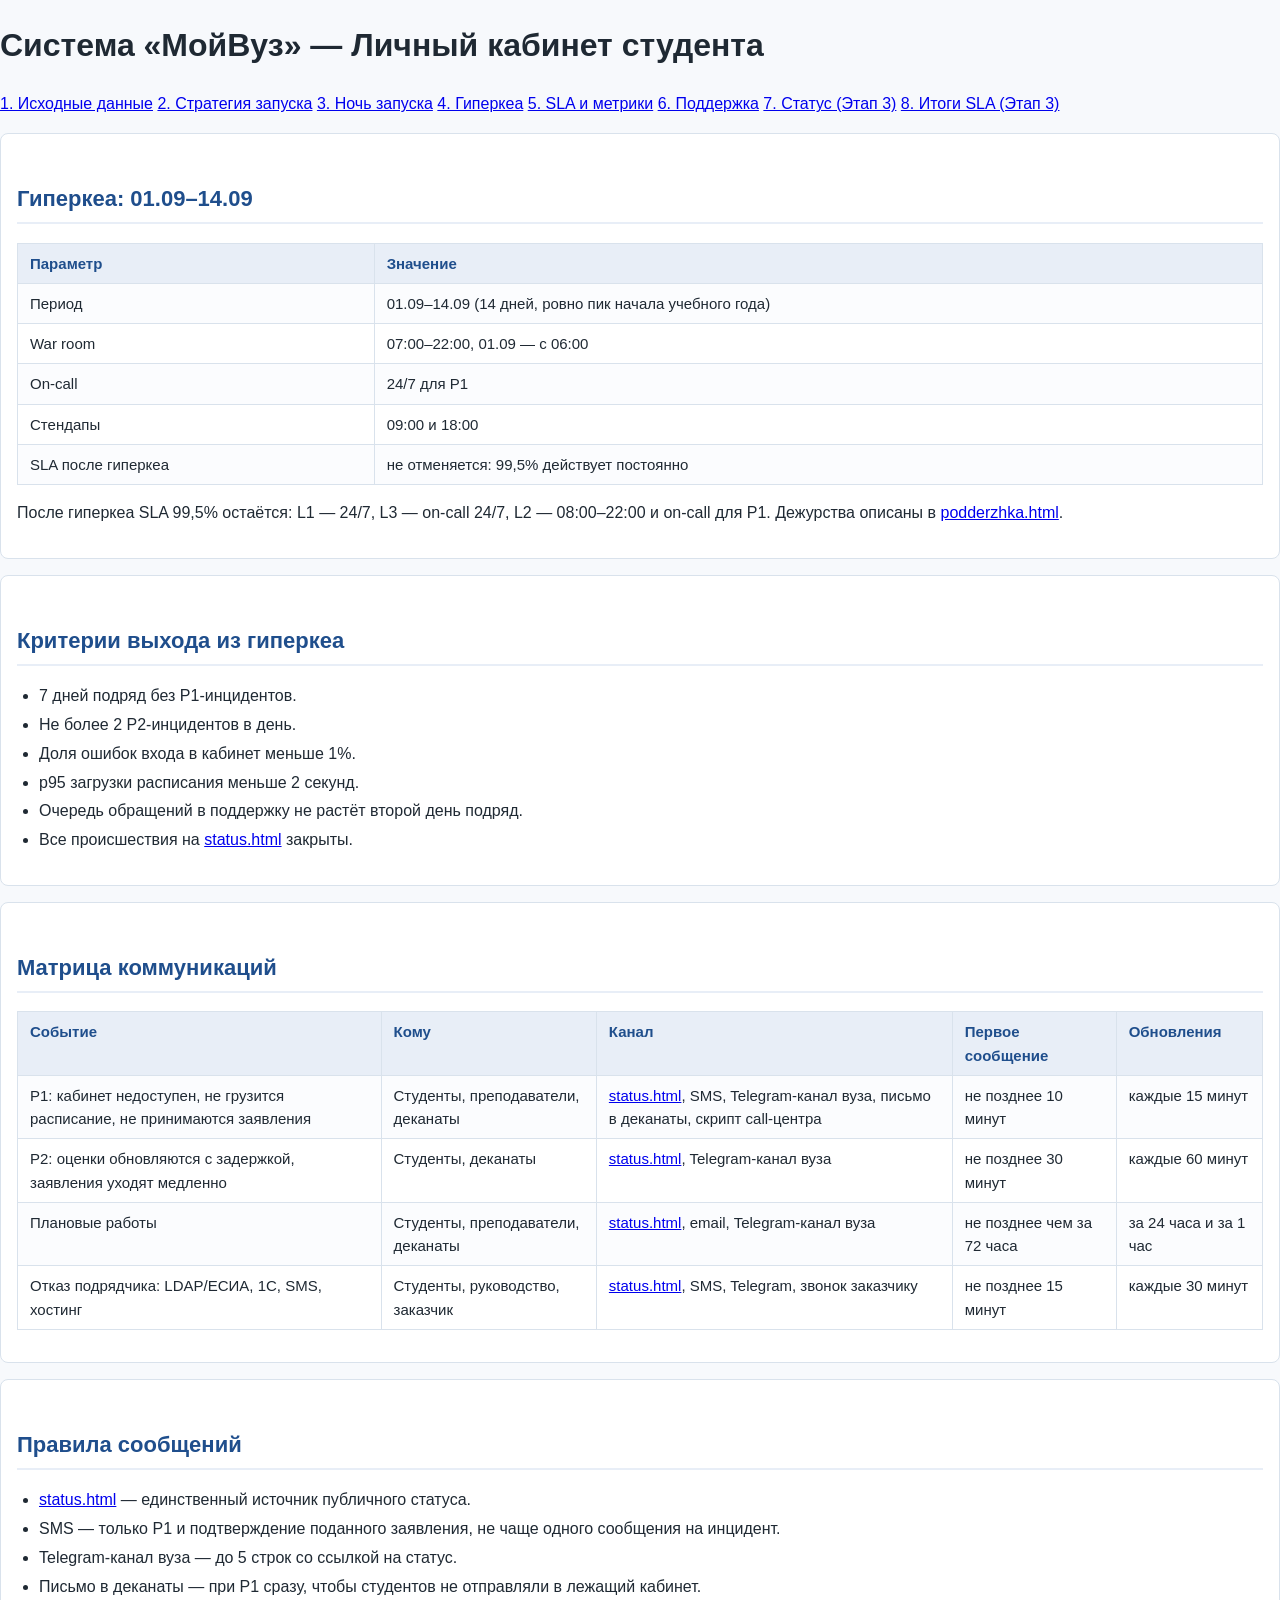
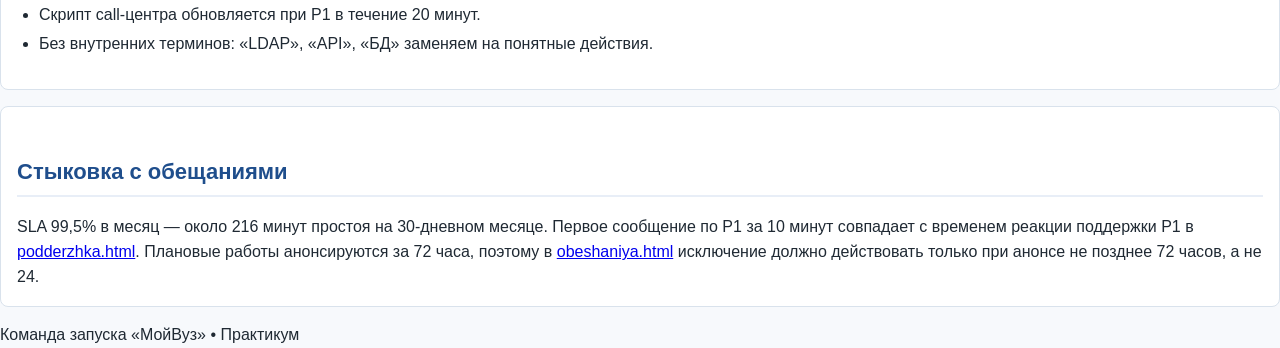
<file: posle_zapuska.html>
<!DOCTYPE html>
<html lang="ru">
<head>
  <meta charset="UTF-8">
  <title>Гиперкеа — «МойВуз»</title>
  <link rel="stylesheet" href="assets/style.css">
</head>
<body>
  <header>
    <h1>Система «МойВуз» — Личный кабинет студента</h1>
    <nav>
      <a href="index.html">1. Исходные данные</a>
      <a href="zapusk.html">2. Стратегия запуска</a>
      <a href="noch_zapuska.html">3. Ночь запуска</a>
      <a href="posle_zapuska.html">4. Гиперкеа</a>
      <a href="obeshaniya.html">5. SLA и метрики</a>
      <a href="podderzhka.html">6. Поддержка</a>
      <a href="status.html">7. Статус (Этап 3)</a>
      <a href="otrazhenie.html">8. Итоги SLA (Этап 3)</a>
    </nav>
  </header>

  <main>
    <section class="card">
      <h2>Гиперкеа: 01.09–14.09</h2>
      <table>
        <tr><th>Параметр</th><th>Значение</th></tr>
        <tr><td>Период</td><td>01.09–14.09 (14 дней, ровно пик начала учебного года)</td></tr>
        <tr><td>War room</td><td>07:00–22:00, 01.09 — с 06:00</td></tr>
        <tr><td>On-call</td><td>24/7 для P1</td></tr>
        <tr><td>Стендапы</td><td>09:00 и 18:00</td></tr>
        <tr><td>SLA после гиперкеа</td><td>не отменяется: 99,5% действует постоянно</td></tr>
      </table>
      <p>
        После гиперкеа SLA 99,5% остаётся: L1 — 24/7, L3 — on-call 24/7,
        L2 — 08:00–22:00 и on-call для P1. Дежурства описаны в
        <a href="podderzhka.html">podderzhka.html</a>.
      </p>
    </section>

    <section class="card">
      <h2>Критерии выхода из гиперкеа</h2>
      <ul>
        <li>7 дней подряд без P1-инцидентов.</li>
        <li>Не более 2 P2-инцидентов в день.</li>
        <li>Доля ошибок входа в кабинет меньше 1%.</li>
        <li>p95 загрузки расписания меньше 2 секунд.</li>
        <li>Очередь обращений в поддержку не растёт второй день подряд.</li>
        <li>Все происшествия на <a href="status.html">status.html</a> закрыты.</li>
      </ul>
    </section>

    <section class="card">
      <h2>Матрица коммуникаций</h2>
      <table>
        <tr>
          <th>Событие</th><th>Кому</th><th>Канал</th><th>Первое сообщение</th><th>Обновления</th>
        </tr>
        <tr>
          <td>P1: кабинет недоступен, не грузится расписание, не принимаются заявления</td>
          <td>Студенты, преподаватели, деканаты</td>
          <td><a href="status.html">status.html</a>, SMS, Telegram-канал вуза, письмо в деканаты, скрипт call-центра</td>
          <td>не позднее 10 минут</td><td>каждые 15 минут</td>
        </tr>
        <tr>
          <td>P2: оценки обновляются с задержкой, заявления уходят медленно</td>
          <td>Студенты, деканаты</td>
          <td><a href="status.html">status.html</a>, Telegram-канал вуза</td>
          <td>не позднее 30 минут</td><td>каждые 60 минут</td>
        </tr>
        <tr>
          <td>Плановые работы</td>
          <td>Студенты, преподаватели, деканаты</td>
          <td><a href="status.html">status.html</a>, email, Telegram-канал вуза</td>
          <td>не позднее чем за 72 часа</td><td>за 24 часа и за 1 час</td>
        </tr>
        <tr>
          <td>Отказ подрядчика: LDAP/ЕСИА, 1С, SMS, хостинг</td>
          <td>Студенты, руководство, заказчик</td>
          <td><a href="status.html">status.html</a>, SMS, Telegram, звонок заказчику</td>
          <td>не позднее 15 минут</td><td>каждые 30 минут</td>
        </tr>
      </table>
    </section>

    <section class="card">
      <h2>Правила сообщений</h2>
      <ul>
        <li><a href="status.html">status.html</a> — единственный источник публичного статуса.</li>
        <li>SMS — только P1 и подтверждение поданного заявления, не чаще одного сообщения на инцидент.</li>
        <li>Telegram-канал вуза — до 5 строк со ссылкой на статус.</li>
        <li>Письмо в деканаты — при P1 сразу, чтобы студентов не отправляли в лежащий кабинет.</li>
        <li>Скрипт call-центра обновляется при P1 в течение 20 минут.</li>
        <li>Без внутренних терминов: «LDAP», «API», «БД» заменяем на понятные действия.</li>
      </ul>
    </section>

    <section class="card">
      <h2>Стыковка с обещаниями</h2>
      <div class="box-solution">
        SLA 99,5% в месяц — около 216 минут простоя на 30-дневном месяце.
        Первое сообщение по P1 за 10 минут совпадает с временем реакции поддержки P1
        в <a href="podderzhka.html">podderzhka.html</a>.
        Плановые работы анонсируются за 72 часа, поэтому в
        <a href="obeshaniya.html">obeshaniya.html</a> исключение должно действовать
        только при анонсе не позднее 72 часов, а не 24.
      </div>
    </section>
  </main>

  <footer>Команда запуска «МойВуз» • Практикум</footer>
</body>
</html>
</file>
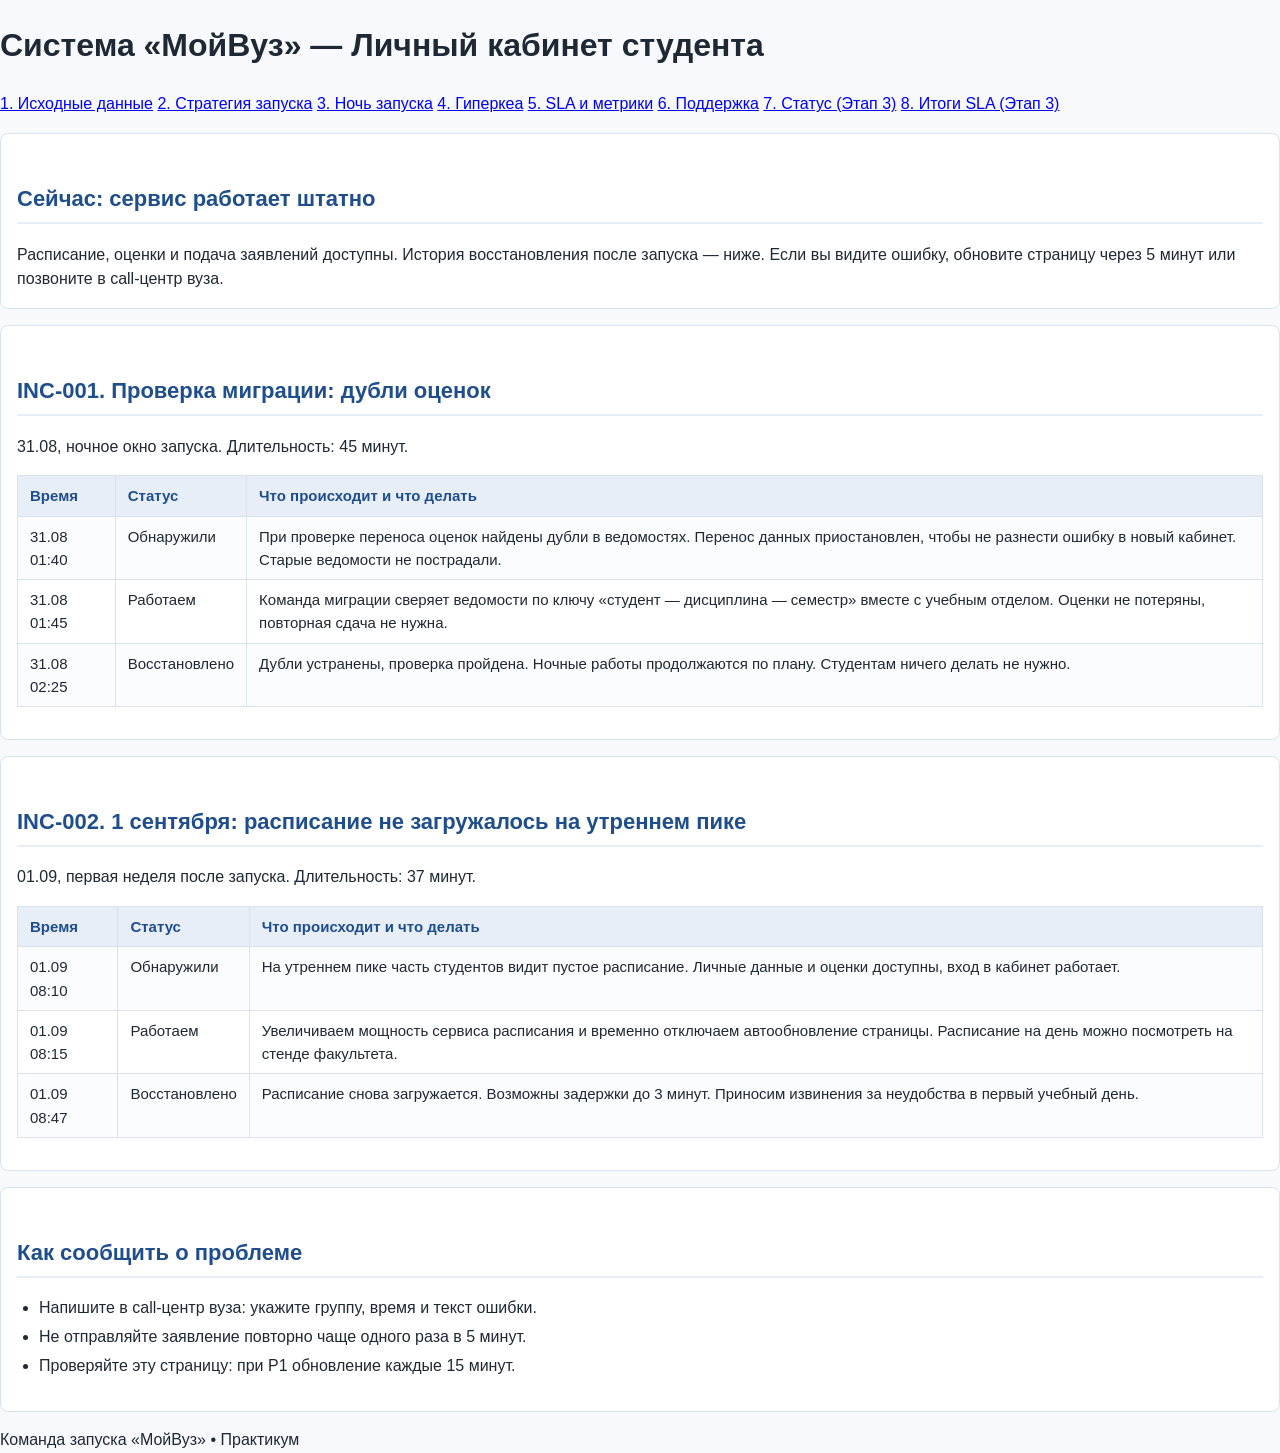
<file: status.html>
<!DOCTYPE html>
<html lang="ru">
<head>
  <meta charset="UTF-8">
  <title>Статус — «МойВуз»</title>
  <link rel="stylesheet" href="assets/style.css">
</head>
<body>
  <header>
    <h1>Система «МойВуз» — Личный кабинет студента</h1>
    <nav>
      <a href="index.html">1. Исходные данные</a>
      <a href="zapusk.html">2. Стратегия запуска</a>
      <a href="noch_zapuska.html">3. Ночь запуска</a>
      <a href="posle_zapuska.html">4. Гиперкеа</a>
      <a href="obeshaniya.html">5. SLA и метрики</a>
      <a href="podderzhka.html">6. Поддержка</a>
      <a href="status.html">7. Статус (Этап 3)</a>
      <a href="otrazhenie.html">8. Итоги SLA (Этап 3)</a>
    </nav>
  </header>

  <main>
    <section class="card">
      <h2>Сейчас: сервис работает штатно</h2>
      <div class="box-solution">
        Расписание, оценки и подача заявлений доступны. История восстановления после запуска — ниже.
        Если вы видите ошибку, обновите страницу через 5 минут или позвоните в call-центр вуза.
      </div>
    </section>

    <section class="card">
      <h2>INC-001. Проверка миграции: дубли оценок</h2>
      <p>31.08, ночное окно запуска. Длительность: 45 минут.</p>
      <table>
        <tr><th>Время</th><th>Статус</th><th>Что происходит и что делать</th></tr>
        <tr>
          <td>31.08 01:40</td>
          <td><span class="badge badge-warn">Обнаружили</span></td>
          <td>При проверке переноса оценок найдены дубли в ведомостях. Перенос данных приостановлен,
              чтобы не разнести ошибку в новый кабинет. Старые ведомости не пострадали.</td>
        </tr>
        <tr>
          <td>31.08 01:45</td>
          <td><span class="badge badge-warn">Работаем</span></td>
          <td>Команда миграции сверяет ведомости по ключу «студент — дисциплина — семестр»
              вместе с учебным отделом. Оценки не потеряны, повторная сдача не нужна.</td>
        </tr>
        <tr>
          <td>31.08 02:25</td>
          <td><span class="badge badge-ok">Восстановлено</span></td>
          <td>Дубли устранены, проверка пройдена. Ночные работы продолжаются по плану.
              Студентам ничего делать не нужно.</td>
        </tr>
      </table>
    </section>

    <section class="card">
      <h2>INC-002. 1 сентября: расписание не загружалось на утреннем пике</h2>
      <p>01.09, первая неделя после запуска. Длительность: 37 минут.</p>
      <table>
        <tr><th>Время</th><th>Статус</th><th>Что происходит и что делать</th></tr>
        <tr>
          <td>01.09 08:10</td>
          <td><span class="badge badge-crit">Обнаружили</span></td>
          <td>На утреннем пике часть студентов видит пустое расписание. Личные данные и оценки
              доступны, вход в кабинет работает.</td>
        </tr>
        <tr>
          <td>01.09 08:15</td>
          <td><span class="badge badge-warn">Работаем</span></td>
          <td>Увеличиваем мощность сервиса расписания и временно отключаем автообновление страницы.
              Расписание на день можно посмотреть на стенде факультета.</td>
        </tr>
        <tr>
          <td>01.09 08:47</td>
          <td><span class="badge badge-ok">Восстановлено</span></td>
          <td>Расписание снова загружается. Возможны задержки до 3 минут.
              Приносим извинения за неудобства в первый учебный день.</td>
        </tr>
      </table>
    </section>

    <section class="card">
      <h2>Как сообщить о проблеме</h2>
      <ul>
        <li>Напишите в call-центр вуза: укажите группу, время и текст ошибки.</li>
        <li>Не отправляйте заявление повторно чаще одного раза в 5 минут.</li>
        <li>Проверяйте эту страницу: при P1 обновление каждые 15 минут.</li>
      </ul>
    </section>
  </main>

  <footer>Команда запуска «МойВуз» • Практикум</footer>
</body>
</html>
</file>
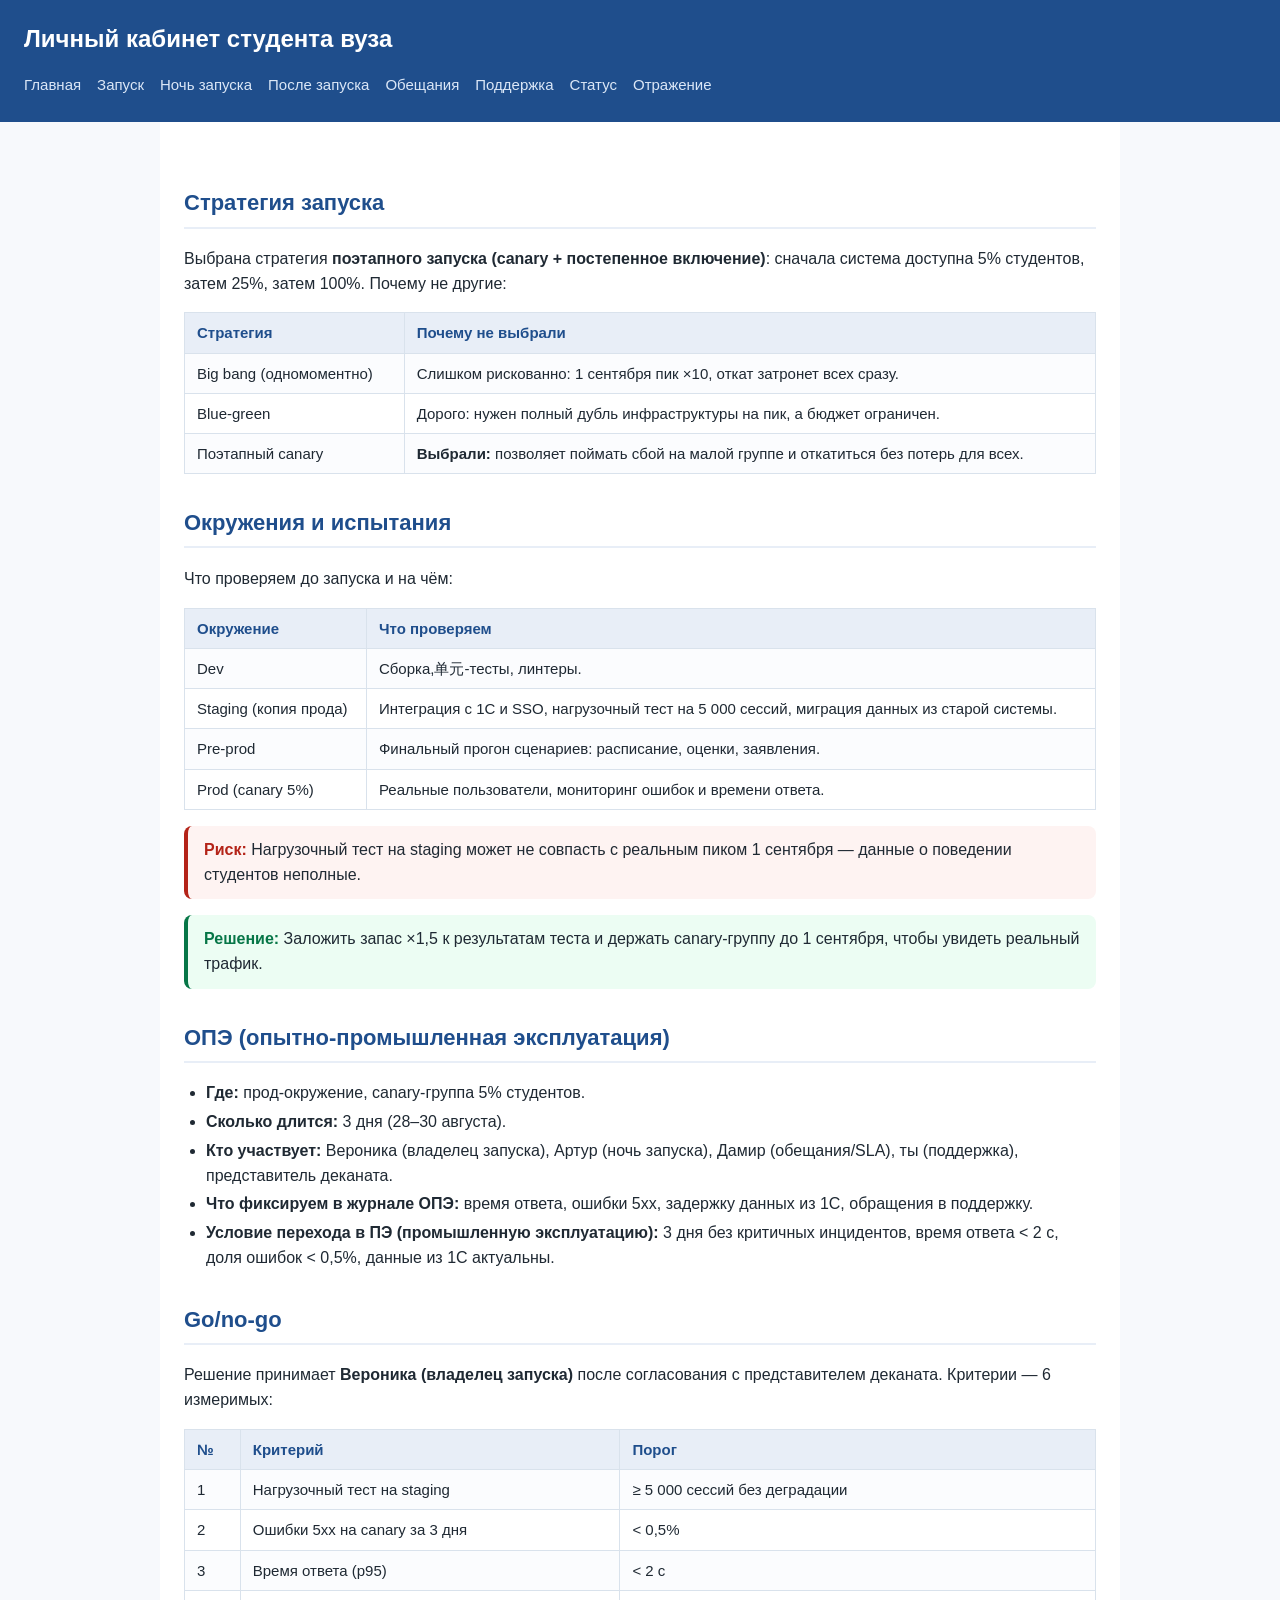
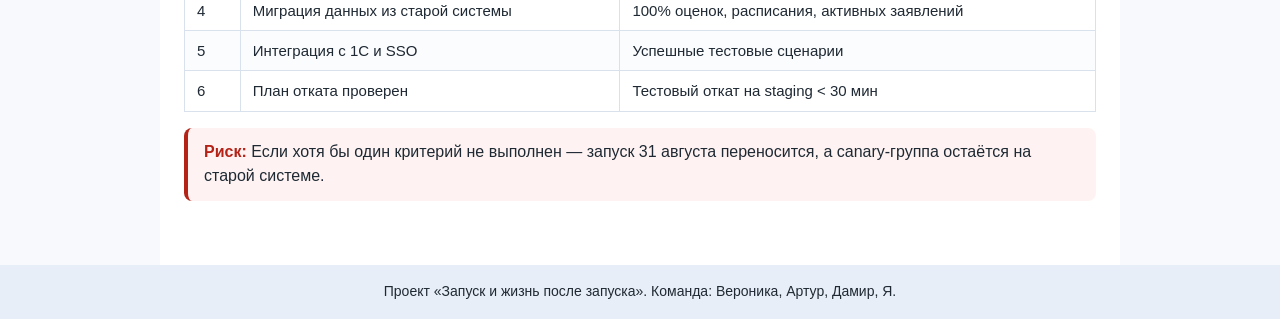
<file: zapusk.html>
<!DOCTYPE html>
<html lang="ru">
<head>
    <meta charset="UTF-8">
    <title>Запуск — Личный кабинет студента</title>
    <link rel="stylesheet" href="assets/style.css">
</head>
<body>

<header class="site-header">
    <h1 class="site-title">Личный кабинет студента вуза</h1>
    <nav class="site-nav">
        <a href="index.html">Главная</a>
        <a href="zapusk.html">Запуск</a>
        <a href="noch_zapuska.html">Ночь запуска</a>
        <a href="posle_zapuska.html">После запуска</a>
        <a href="obeshaniya.html">Обещания</a>
        <a href="podderzhka.html">Поддержка</a>
        <a href="status.html">Статус</a>
        <a href="otrazhenie.html">Отражение</a>
    </nav>
</header>

<main class="site-main">

    <h2>Стратегия запуска</h2>
    <p>Выбрана стратегия <strong>поэтапного запуска (canary + постепенное включение)</strong>: сначала система доступна 5% студентов, затем 25%, затем 100%. Почему не другие:</p>
    <table>
        <tr><th>Стратегия</th><th>Почему не выбрали</th></tr>
        <tr><td>Big bang (одномоментно)</td><td>Слишком рискованно: 1 сентября пик ×10, откат затронет всех сразу.</td></tr>
        <tr><td>Blue-green</td><td>Дорого: нужен полный дубль инфраструктуры на пик, а бюджет ограничен.</td></tr>
        <tr><td>Поэтапный canary</td><td><strong>Выбрали:</strong> позволяет поймать сбой на малой группе и откатиться без потерь для всех.</td></tr>
    </table>

    <h2>Окружения и испытания</h2>
    <p>Что проверяем до запуска и на чём:</p>
    <table>
        <tr><th>Окружение</th><th>Что проверяем</th></tr>
        <tr><td>Dev</td><td>Сборка,单元-тесты, линтеры.</td></tr>
        <tr><td>Staging (копия прода)</td><td>Интеграция с 1С и SSO, нагрузочный тест на 5 000 сессий, миграция данных из старой системы.</td></tr>
        <tr><td>Pre-prod</td><td>Финальный прогон сценариев: расписание, оценки, заявления.</td></tr>
        <tr><td>Prod (canary 5%)</td><td>Реальные пользователи, мониторинг ошибок и времени ответа.</td></tr>
    </table>

    <div class="risk">Нагрузочный тест на staging может не совпасть с реальным пиком 1 сентября — данные о поведении студентов неполные.</div>
    <div class="solution">Заложить запас ×1,5 к результатам теста и держать canary-группу до 1 сентября, чтобы увидеть реальный трафик.</div>

    <h2>ОПЭ (опытно-промышленная эксплуатация)</h2>
    <ul>
        <li><strong>Где:</strong> прод-окружение, canary-группа 5% студентов.</li>
        <li><strong>Сколько длится:</strong> 3 дня (28–30 августа).</li>
        <li><strong>Кто участвует:</strong> Вероника (владелец запуска), Артур (ночь запуска), Дамир (обещания/SLA), ты (поддержка), представитель деканата.</li>
        <li><strong>Что фиксируем в журнале ОПЭ:</strong> время ответа, ошибки 5xx, задержку данных из 1С, обращения в поддержку.</li>
        <li><strong>Условие перехода в ПЭ (промышленную эксплуатацию):</strong> 3 дня без критичных инцидентов, время ответа &lt; 2 с, доля ошибок &lt; 0,5%, данные из 1С актуальны.</li>
    </ul>

    <h2>Go/no-go</h2>
    <p>Решение принимает <strong>Вероника (владелец запуска)</strong> после согласования с представителем деканата. Критерии — 6 измеримых:</p>
    <table>
        <tr><th>№</th><th>Критерий</th><th>Порог</th></tr>
        <tr><td>1</td><td>Нагрузочный тест на staging</td><td>≥ 5 000 сессий без деградации</td></tr>
        <tr><td>2</td><td>Ошибки 5xx на canary за 3 дня</td><td>&lt; 0,5%</td></tr>
        <tr><td>3</td><td>Время ответа (p95)</td><td>&lt; 2 с</td></tr>
        <tr><td>4</td><td>Миграция данных из старой системы</td><td>100% оценок, расписания, активных заявлений</td></tr>
        <tr><td>5</td><td>Интеграция с 1С и SSO</td><td>Успешные тестовые сценарии</td></tr>
        <tr><td>6</td><td>План отката проверен</td><td>Тестовый откат на staging &lt; 30 мин</td></tr>
    </table>
    <div class="risk">Если хотя бы один критерий не выполнен — запуск 31 августа переносится, а canary-группа остаётся на старой системе.</div>

</main>

<footer class="site-footer">
    <p>Проект «Запуск и жизнь после запуска». Команда: Вероника, Артур, Дамир, Я.</p>
</footer>

</body>
</html>
</file>
<file: assets/style.css>
/* ===== Базовые настройки ===== */
:root {
    --color-bg: #f7f9fc;
    --color-surface: #ffffff;
    --color-text: #1f2933;
    --color-muted: #52606d;
    --color-primary: #1f4e8c;
    --color-primary-light: #e8eef7;
    --color-border: #d9e2ec;
    --color-risk: #b42318;
    --color-risk-bg: #fef3f2;
    --color-solution: #067647;
    --color-solution-bg: #ecfdf3;
    --font-main: "Segoe UI", Arial, sans-serif;
    --radius: 8px;
}

* {
    box-sizing: border-box;
}

body {
    margin: 0;
    background: var(--color-bg);
    color: var(--color-text);
    font-family: var(--font-main);
    font-size: 16px;
    line-height: 1.55;
}

/* ===== Шапка и меню ===== */
.site-header {
    background: var(--color-primary);
    color: #ffffff;
    padding: 20px 24px 8px;
}

.site-title {
    margin: 0 0 12px;
    font-size: 24px;
    font-weight: 600;
}

.site-nav {
    display: flex;
    flex-wrap: wrap;
    gap: 4px 16px;
    padding-bottom: 12px;
}

.site-nav a {
    color: #dbe7f7;
    text-decoration: none;
    font-size: 15px;
    padding: 4px 0;
    border-bottom: 2px solid transparent;
}

.site-nav a:hover {
    color: #ffffff;
    border-bottom-color: #ffffff;
}

/* ===== Основная часть ===== */
.site-main {
    max-width: 960px;
    margin: 0 auto;
    padding: 32px 24px 48px;
    background: var(--color-surface);
}

h2 {
    font-size: 22px;
    color: var(--color-primary);
    border-bottom: 2px solid var(--color-primary-light);
    padding-bottom: 6px;
    margin-top: 32px;
}

h3 {
    font-size: 18px;
    color: var(--color-text);
    margin-top: 24px;
}

p, li {
    color: var(--color-text);
}

/* ===== Таблицы ===== */
table {
    width: 100%;
    border-collapse: collapse;
    margin: 16px 0;
    font-size: 15px;
}

th, td {
    border: 1px solid var(--color-border);
    padding: 8px 12px;
    text-align: left;
    vertical-align: top;
}

th {
    background: var(--color-primary-light);
    color: var(--color-primary);
    font-weight: 600;
}

tr:nth-child(even) td {
    background: #fbfcfe;
}

/* ===== Списки ===== */
ul, ol {
    padding-left: 22px;
}

li {
    margin-bottom: 4px;
}

/* ===== Блоки «риск» и «решение» ===== */
.risk,
.solution {
    border-left: 4px solid;
    border-radius: var(--radius);
    padding: 12px 16px;
    margin: 16px 0;
}

.risk {
    border-color: var(--color-risk);
    background: var(--color-risk-bg);
}

.risk::before {
    content: "Риск: ";
    font-weight: 600;
    color: var(--color-risk);
}

.solution {
    border-color: var(--color-solution);
    background: var(--color-solution-bg);
}

.solution::before {
    content: "Решение: ";
    font-weight: 600;
    color: var(--color-solution);
}

/* ===== Карточки ===== */
.card {
    border: 1px solid var(--color-border);
    border-radius: var(--radius);
    padding: 16px;
    margin: 16px 0;
    background: var(--color-surface);
}

.card h3 {
    margin-top: 0;
}

/* ===== Цитаты и код ===== */
blockquote {
    margin: 16px 0;
    padding: 12px 16px;
    border-left: 4px solid var(--color-border);
    background: var(--color-bg);
    color: var(--color-muted);
}

code {
    font-family: Consolas, "Courier New", monospace;
    background: var(--color-bg);
    padding: 2px 6px;
    border-radius: 4px;
    font-size: 14px;
}

/* ===== Подвал ===== */
.site-footer {
    background: var(--color-primary-light);
    color: var(--color-muted);
    text-align: center;
    padding: 16px 24px;
    font-size: 14px;
}

.site-footer p {
    margin: 0;
}
</file>
